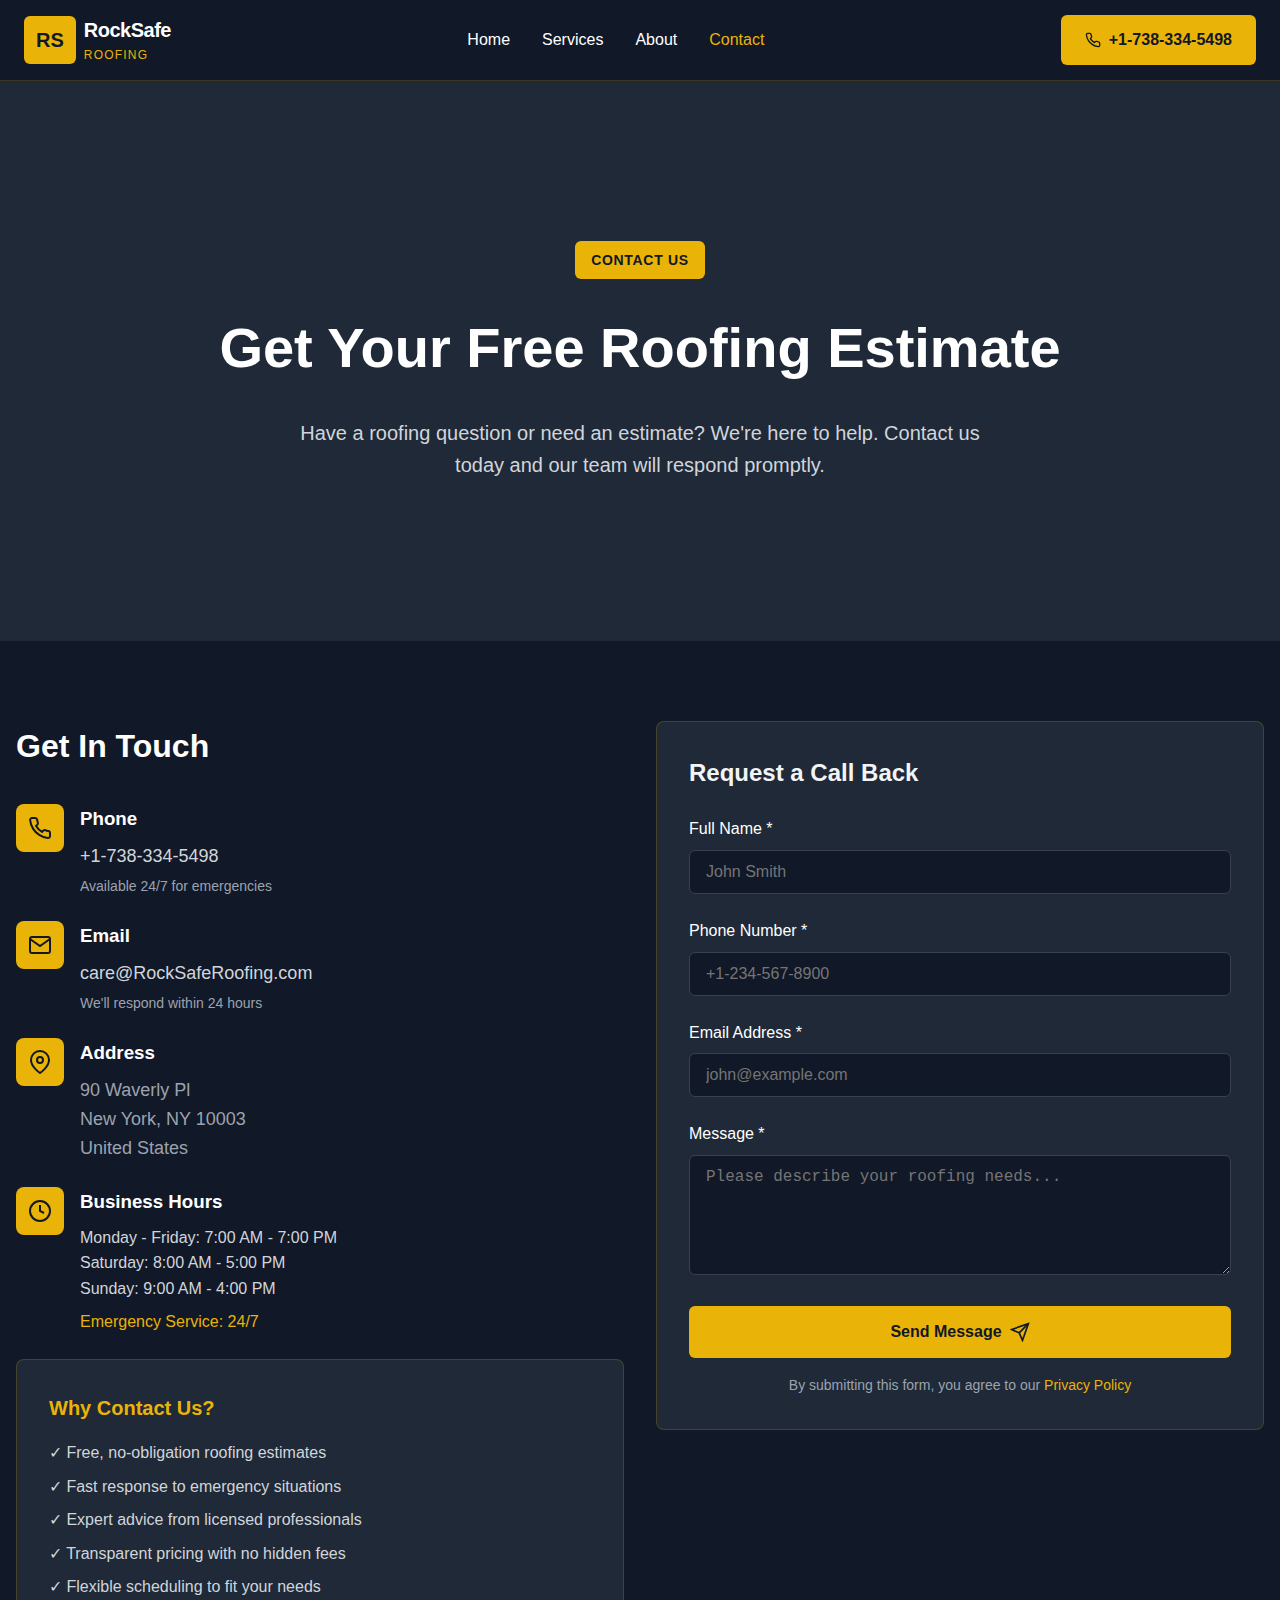
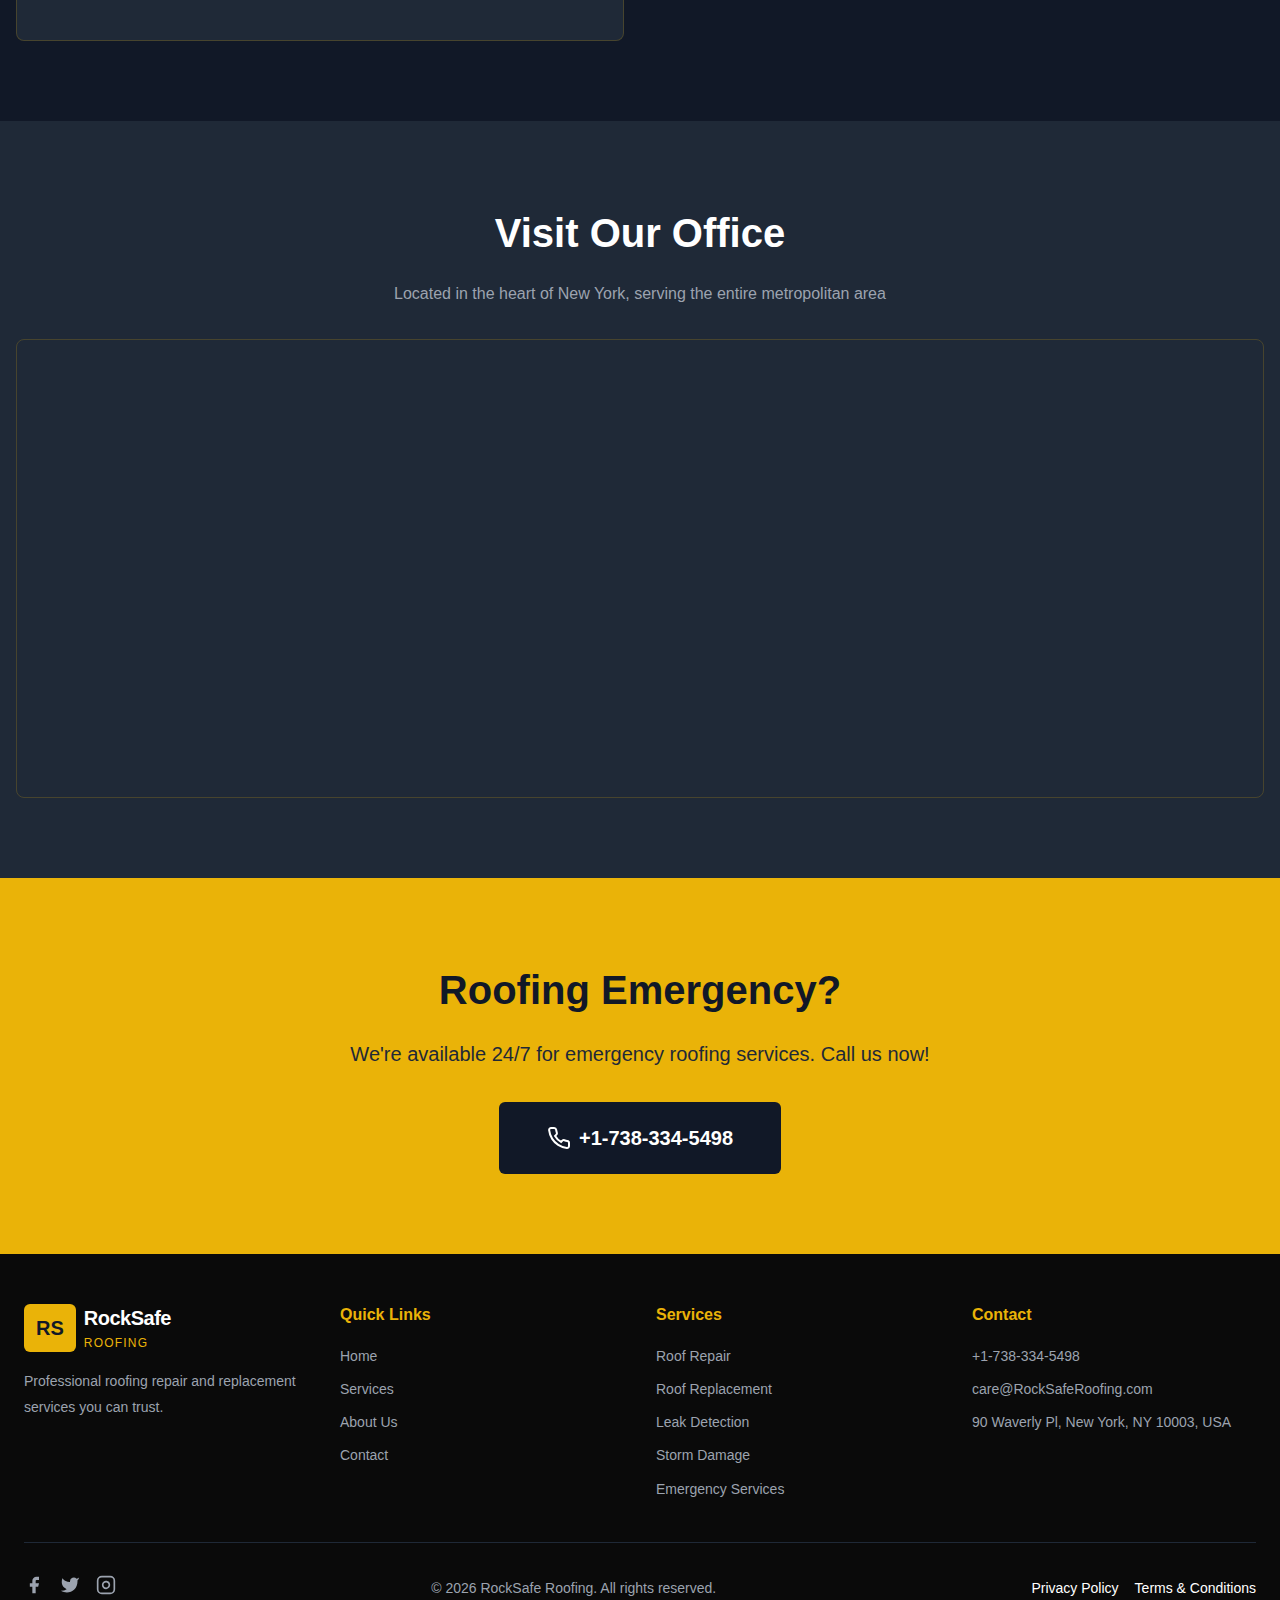
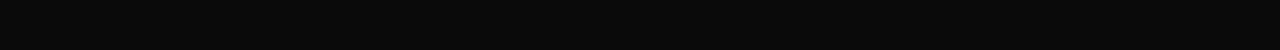
<file: contact.html>
<!DOCTYPE html>
<html lang="en">
<head>
  <meta charset="UTF-8">
  <meta name="viewport" content="width=device-width, initial-scale=1.0">
  <meta name="description" content="Contact RockSafe Roofing for professional roofing services in New York. Call us at +1-738-334-5498 or fill out our contact form for a free estimate.">
  <title>Contact Us - RockSafe Roofing</title>
  <link rel="stylesheet" href="styles.css">
</head>
<body>
  <!-- Header (same as index.html) -->
  <header class="header">
    <div class="header-container">
      <a href="index.html" class="logo">
        <div class="logo-icon">RS</div>
        <div class="logo-text">
          <div class="logo-main">RockSafe</div>
          <div class="logo-sub">ROOFING</div>
        </div>
      </a>

      <nav class="nav-desktop">
        <a href="index.html">Home</a>
        <a href="services.html">Services</a>
        <a href="about.html">About</a>
        <a href="contact.html">Contact</a>
      </nav>

      <a href="tel:+17383345498" class="cta-phone">
        <svg width="16" height="16" viewBox="0 0 24 24" fill="none" stroke="currentColor" stroke-width="2">
          <path d="M22 16.92v3a2 2 0 0 1-2.18 2 19.79 19.79 0 0 1-8.63-3.07 19.5 19.5 0 0 1-6-6 19.79 19.79 0 0 1-3.07-8.67A2 2 0 0 1 4.11 2h3a2 2 0 0 1 2 1.72 12.84 12.84 0 0 0 .7 2.81 2 2 0 0 1-.45 2.11L8.09 9.91a16 16 0 0 0 6 6l1.27-1.27a2 2 0 0 1 2.11-.45 12.84 12.84 0 0 0 2.81.7A2 2 0 0 1 22 16.92z"></path>
        </svg>
        <span>+1-738-334-5498</span>
      </a>

      <button class="mobile-menu-btn" id="mobile-menu-btn" aria-label="Toggle menu">
        <svg id="menu-icon" width="24" height="24" viewBox="0 0 24 24" fill="none" stroke="currentColor" stroke-width="2">
          <line x1="3" y1="12" x2="21" y2="12"></line>
          <line x1="3" y1="6" x2="21" y2="6"></line>
          <line x1="3" y1="18" x2="21" y2="18"></line>
        </svg>
        <svg id="close-icon" style="display: none;" width="24" height="24" viewBox="0 0 24 24" fill="none" stroke="currentColor" stroke-width="2">
          <line x1="18" y1="6" x2="6" y2="18"></line>
          <line x1="6" y1="6" x2="18" y2="18"></line>
        </svg>
      </button>
    </div>

    <div class="mobile-menu" id="mobile-menu">
      <div class="header-container" style="flex-direction: column; height: auto; gap: 0;">
        <a href="index.html">Home</a>
        <a href="services.html">Services</a>
        <a href="about.html">About</a>
        <a href="contact.html">Contact</a>
        <a href="tel:+17383345498" class="cta-phone">
          <svg width="16" height="16" viewBox="0 0 24 24" fill="none" stroke="currentColor" stroke-width="2">
            <path d="M22 16.92v3a2 2 0 0 1-2.18 2 19.79 19.79 0 0 1-8.63-3.07 19.5 19.5 0 0 1-6-6 19.79 19.79 0 0 1-3.07-8.67A2 2 0 0 1 4.11 2h3a2 2 0 0 1 2 1.72 12.84 12.84 0 0 0 .7 2.81 2 2 0 0 1-.45 2.11L8.09 9.91a16 16 0 0 0 6 6l1.27-1.27a2 2 0 0 1 2.11-.45 12.84 12.84 0 0 0 2.81.7A2 2 0 0 1 22 16.92z"></path>
          </svg>
          <span>+1-738-334-5498</span>
        </a>
      </div>
    </div>
  </header>

  <main>
    <!-- Hero Section -->
    <section class="section section-darker">
      <div class="container text-center" style="padding: 5rem 1.5rem;">
        <div class="hero-badge">Contact Us</div>
        <h1 class="section-title" style="font-size: 3.5rem; margin-bottom: 1.5rem;">Get Your Free Roofing Estimate</h1>
        <p style="font-size: 1.25rem; color: var(--gray-300); max-width: 700px; margin: 0 auto;">
          Have a roofing question or need an estimate? We're here to help. Contact us today and our team will respond promptly.
        </p>
      </div>
    </section>

    <!-- Contact Info & Form Section -->
    <section class="section section-dark">
      <div class="container">
        <div class="grid grid-2">
          <!-- Contact Information -->
          <div>
            <h2 style="color: var(--white); font-size: 2rem; margin-bottom: 2rem;">Get In Touch</h2>

            <div class="contact-info-item">
              <div class="contact-icon">
                <svg width="24" height="24" viewBox="0 0 24 24" fill="none" stroke="currentColor" stroke-width="2">
                  <path d="M22 16.92v3a2 2 0 0 1-2.18 2 19.79 19.79 0 0 1-8.63-3.07 19.5 19.5 0 0 1-6-6 19.79 19.79 0 0 1-3.07-8.67A2 2 0 0 1 4.11 2h3a2 2 0 0 1 2 1.72 12.84 12.84 0 0 0 .7 2.81 2 2 0 0 1-.45 2.11L8.09 9.91a16 16 0 0 0 6 6l1.27-1.27a2 2 0 0 1 2.11-.45 12.84 12.84 0 0 0 2.81.7A2 2 0 0 1 22 16.92z"></path>
                </svg>
              </div>
              <div class="contact-details">
                <h3>Phone</h3>
                <a href="tel:+17383345498">+1-738-334-5498</a>
                <p>Available 24/7 for emergencies</p>
              </div>
            </div>

            <div class="contact-info-item">
              <div class="contact-icon">
                <svg width="24" height="24" viewBox="0 0 24 24" fill="none" stroke="currentColor" stroke-width="2">
                  <path d="M4 4h16c1.1 0 2 .9 2 2v12c0 1.1-.9 2-2 2H4c-1.1 0-2-.9-2-2V6c0-1.1.9-2 2-2z"></path>
                  <polyline points="22,6 12,13 2,6"></polyline>
                </svg>
              </div>
              <div class="contact-details">
                <h3>Email</h3>
                <a href="mailto:care@RockSafeRoofing.com">care@RockSafeRoofing.com</a>
                <p>We'll respond within 24 hours</p>
              </div>
            </div>

            <div class="contact-info-item">
              <div class="contact-icon">
                <svg width="24" height="24" viewBox="0 0 24 24" fill="none" stroke="currentColor" stroke-width="2">
                  <path d="M21 10c0 7-9 13-9 13s-9-6-9-13a9 9 0 0 1 18 0z"></path>
                  <circle cx="12" cy="10" r="3"></circle>
                </svg>
              </div>
              <div class="contact-details">
                <h3>Address</h3>
                <p style="font-size: 1.125rem; margin-top: 0;">
                  90 Waverly Pl<br>
                  New York, NY 10003<br>
                  United States
                </p>
              </div>
            </div>

            <div class="contact-info-item">
              <div class="contact-icon">
                <svg width="24" height="24" viewBox="0 0 24 24" fill="none" stroke="currentColor" stroke-width="2">
                  <circle cx="12" cy="12" r="10"></circle>
                  <polyline points="12 6 12 12 16 14"></polyline>
                </svg>
              </div>
              <div class="contact-details">
                <h3>Business Hours</h3>
                <p style="color: var(--gray-300); font-size: 1rem; margin-top: 0;">
                  Monday - Friday: 7:00 AM - 7:00 PM<br>
                  Saturday: 8:00 AM - 5:00 PM<br>
                  Sunday: 9:00 AM - 4:00 PM<br>
                  <span style="color: var(--yellow-500); margin-top: 0.5rem; display: inline-block;">Emergency Service: 24/7</span>
                </p>
              </div>
            </div>

            <div class="card">
              <h3 style="color: var(--yellow-500); margin-bottom: 1rem;">Why Contact Us?</h3>
              <ul style="list-style: none; padding: 0;">
                <li style="color: var(--gray-300); margin-bottom: 0.5rem;">✓ Free, no-obligation roofing estimates</li>
                <li style="color: var(--gray-300); margin-bottom: 0.5rem;">✓ Fast response to emergency situations</li>
                <li style="color: var(--gray-300); margin-bottom: 0.5rem;">✓ Expert advice from licensed professionals</li>
                <li style="color: var(--gray-300); margin-bottom: 0.5rem;">✓ Transparent pricing with no hidden fees</li>
                <li style="color: var(--gray-300); margin-bottom: 0.5rem;">✓ Flexible scheduling to fit your needs</li>
              </ul>
            </div>
          </div>

          <!-- Contact Form -->
          <div>
            <div class="contact-form">
              <h2 style="font-size: 1.5rem; margin-bottom: 1.5rem;">Request a Call Back</h2>

              <div id="success-message" class="success-message hidden">
                Thank you! We've received your message and will contact you soon.
              </div>

              <form id="contact-form">
                <div class="form-group">
                  <label for="name">Full Name *</label>
                  <input type="text" id="name" name="name" required placeholder="John Smith">
                </div>

                <div class="form-group">
                  <label for="phone">Phone Number *</label>
                  <input type="tel" id="phone" name="phone" required placeholder="+1-234-567-8900">
                </div>

                <div class="form-group">
                  <label for="email">Email Address *</label>
                  <input type="email" id="email" name="email" required placeholder="john@example.com">
                </div>

                <div class="form-group">
                  <label for="message">Message *</label>
                  <textarea id="message" name="message" required rows="5" placeholder="Please describe your roofing needs..."></textarea>
                </div>

                <button type="submit" class="btn btn-primary" style="width: 100%;">
                  <span>Send Message</span>
                  <svg width="20" height="20" viewBox="0 0 24 24" fill="none" stroke="currentColor" stroke-width="2">
                    <line x1="22" y1="2" x2="11" y2="13"></line>
                    <polygon points="22 2 15 22 11 13 2 9 22 2"></polygon>
                  </svg>
                </button>

                <p style="color: var(--gray-400); font-size: 0.875rem; text-align: center; margin-top: 1rem;">
                  By submitting this form, you agree to our <a href="privacy.html" style="color: var(--yellow-500);">Privacy Policy</a>
                </p>
              </form>
            </div>
          </div>
        </div>
      </div>
    </section>

    <!-- Map Section -->
    <section class="section section-darker">
      <div class="container">
        <div class="text-center mb-8">
          <h2 class="section-title">Visit Our Office</h2>
          <p class="section-description">Located in the heart of New York, serving the entire metropolitan area</p>
        </div>

        <div class="map-container">
          <iframe
            src="https://www.google.com/maps/embed?pb=!1m18!1m12!1m3!1d3023.7137891520634!2d-73.99713668459407!3d40.73118197932867!2m3!1f0!2f0!3f0!3m2!1i1024!2i768!4f13.1!3m3!1m2!1s0x89c259917e684a0f%3A0x3b51df6e509a734d!2s90%20Waverly%20Pl%2C%20New%20York%2C%20NY%2010003!5e0!3m2!1sen!2sus!4v1622645432104!5m2!1sen!2sus"
            width="100%"
            height="450"
            style="border: 0;"
            allowfullscreen
            loading="lazy"
            title="RockSafe Roofing Location"
          ></iframe>
        </div>
      </div>
    </section>

    <!-- Emergency CTA -->
    <section class="section section-yellow">
      <div class="container text-center">
        <h2 class="section-title" style="font-size: 2.5rem; margin-bottom: 1rem;">Roofing Emergency?</h2>
        <p style="color: var(--gray-800); font-size: 1.25rem; margin-bottom: 2rem;">
          We're available 24/7 for emergency roofing services. Call us now!
        </p>
        <a href="tel:+17383345498" class="btn" style="background-color: var(--gray-900); color: var(--white); font-size: 1.25rem; padding: 1.25rem 3rem;">
          <svg width="24" height="24" viewBox="0 0 24 24" fill="none" stroke="currentColor" stroke-width="2">
            <path d="M22 16.92v3a2 2 0 0 1-2.18 2 19.79 19.79 0 0 1-8.63-3.07 19.5 19.5 0 0 1-6-6 19.79 19.79 0 0 1-3.07-8.67A2 2 0 0 1 4.11 2h3a2 2 0 0 1 2 1.72 12.84 12.84 0 0 0 .7 2.81 2 2 0 0 1-.45 2.11L8.09 9.91a16 16 0 0 0 6 6l1.27-1.27a2 2 0 0 1 2.11-.45 12.84 12.84 0 0 0 2.81.7A2 2 0 0 1 22 16.92z"></path>
          </svg>
          <span>+1-738-334-5498</span>
        </a>
      </div>
    </section>
  </main>

  <!-- Footer (same as index.html) -->
  <footer class="footer">
    <div class="footer-container">
      <div class="footer-grid">
        <div class="footer-column">
          <div class="logo" style="margin-bottom: 1rem;">
            <div class="logo-icon">RS</div>
            <div class="logo-text">
              <div class="logo-main">RockSafe</div>
              <div class="logo-sub">ROOFING</div>
            </div>
          </div>
          <p>Professional roofing repair and replacement services you can trust.</p>
        </div>

        <div class="footer-column">
          <h3>Quick Links</h3>
          <ul>
            <li><a href="index.html">Home</a></li>
            <li><a href="services.html">Services</a></li>
            <li><a href="about.html">About Us</a></li>
            <li><a href="contact.html">Contact</a></li>
          </ul>
        </div>

        <div class="footer-column">
          <h3>Services</h3>
          <ul>
            <li>Roof Repair</li>
            <li>Roof Replacement</li>
            <li>Leak Detection</li>
            <li>Storm Damage</li>
            <li>Emergency Services</li>
          </ul>
        </div>

        <div class="footer-column">
          <h3>Contact</h3>
          <ul>
            <li><a href="tel:+17383345498">+1-738-334-5498</a></li>
            <li><a href="mailto:care@RockSafeRoofing.com">care@RockSafeRoofing.com</a></li>
            <li>90 Waverly Pl, New York, NY 10003, USA</li>
          </ul>
        </div>
      </div>

      <div class="footer-bottom">
        <div class="social-links">
          <a href="#" aria-label="Facebook">
            <svg width="20" height="20" viewBox="0 0 24 24" fill="currentColor">
              <path d="M18 2h-3a5 5 0 0 0-5 5v3H7v4h3v8h4v-8h3l1-4h-4V7a1 1 0 0 1 1-1h3z"></path>
            </svg>
          </a>
          <a href="#" aria-label="Twitter">
            <svg width="20" height="20" viewBox="0 0 24 24" fill="currentColor">
              <path d="M23 3a10.9 10.9 0 0 1-3.14 1.53 4.48 4.48 0 0 0-7.86 3v1A10.66 10.66 0 0 1 3 4s-4 9 5 13a11.64 11.64 0 0 1-7 2c9 5 20 0 20-11.5a4.5 4.5 0 0 0-.08-.83A7.72 7.72 0 0 0 23 3z"></path>
            </svg>
          </a>
          <a href="#" aria-label="Instagram">
            <svg width="20" height="20" viewBox="0 0 24 24" fill="none" stroke="currentColor" stroke-width="2">
              <rect x="2" y="2" width="20" height="20" rx="5" ry="5"></rect>
              <path d="M16 11.37A4 4 0 1 1 12.63 8 4 4 0 0 1 16 11.37z"></path>
              <line x1="17.5" y1="6.5" x2="17.51" y2="6.5"></line>
            </svg>
          </a>
        </div>

        <div class="copyright">© <span id="current-year">2026</span> RockSafe Roofing. All rights reserved.</div>

        <div class="footer-links">
          <a href="privacy.html">Privacy Policy</a>
          <a href="terms.html">Terms & Conditions</a>
        </div>
      </div>
    </div>
  </footer>

  <script src="script.js"></script>
</body>
</html>
</file>
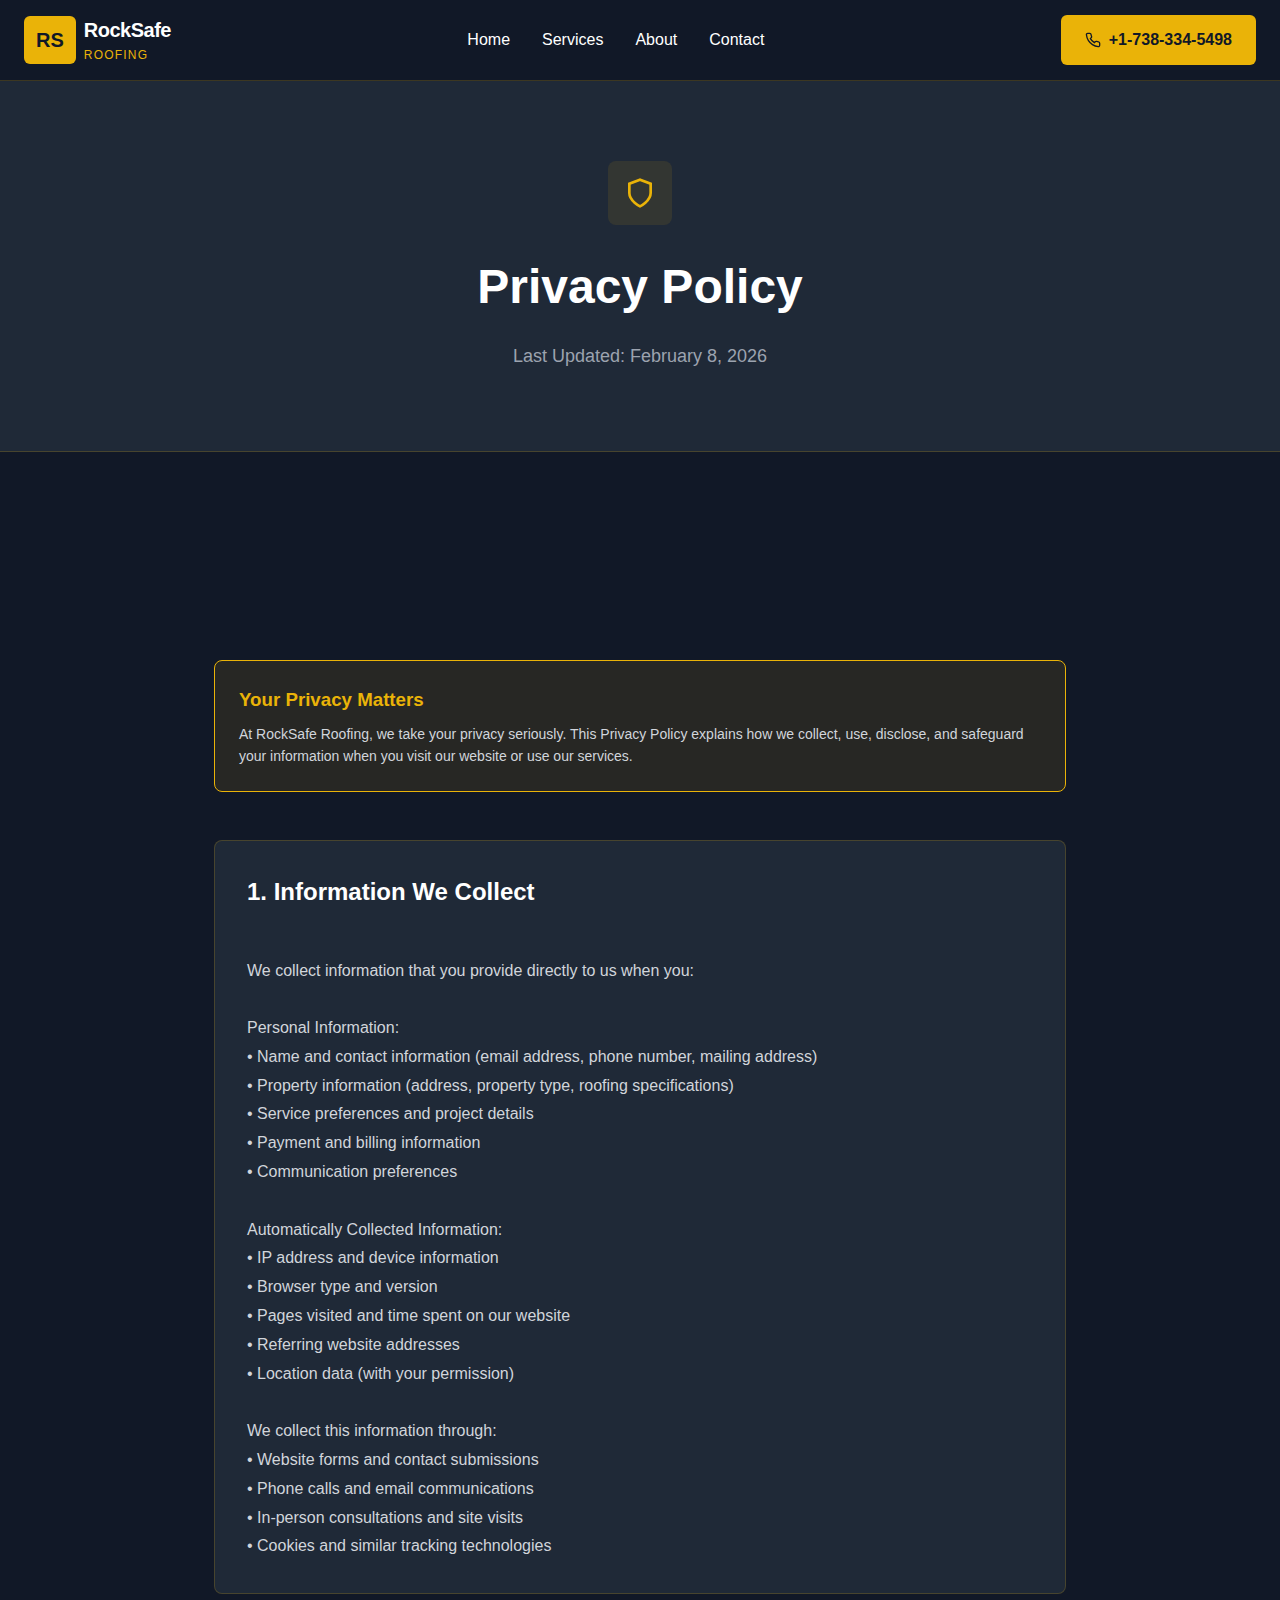
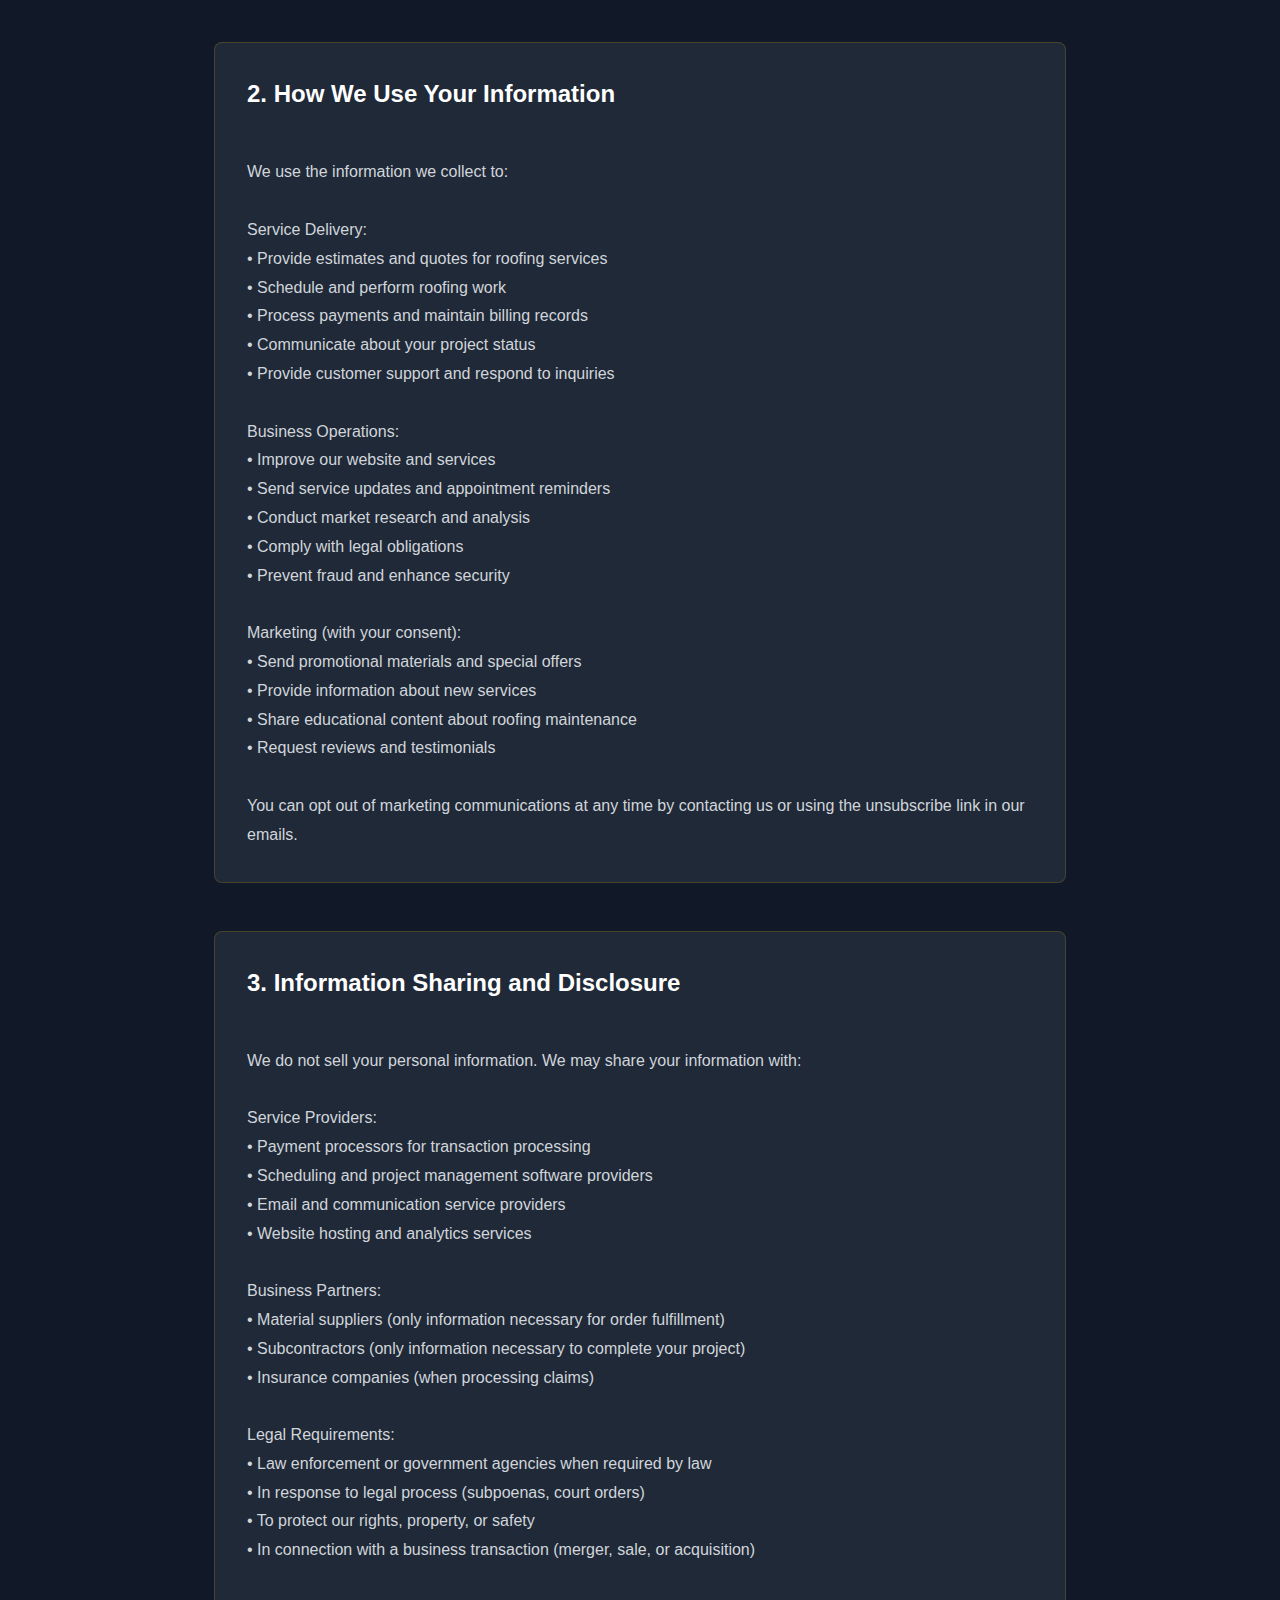
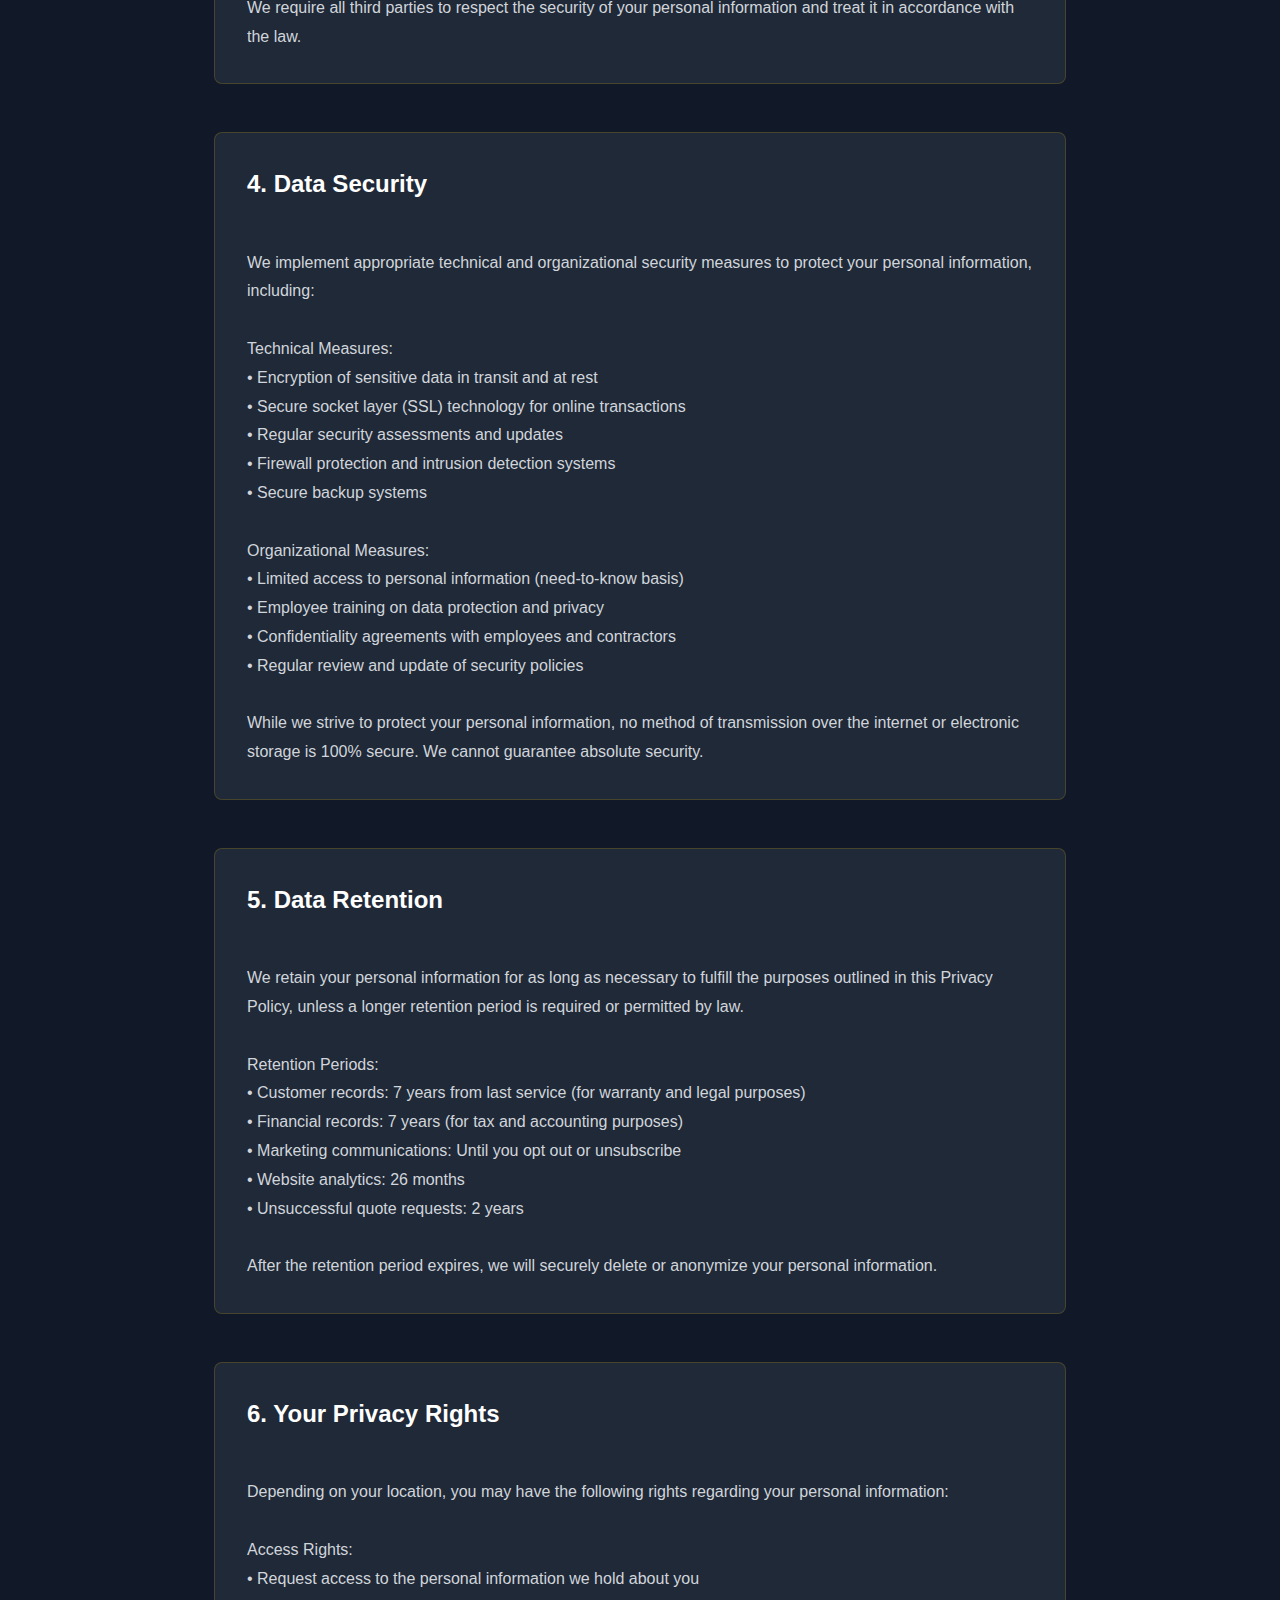
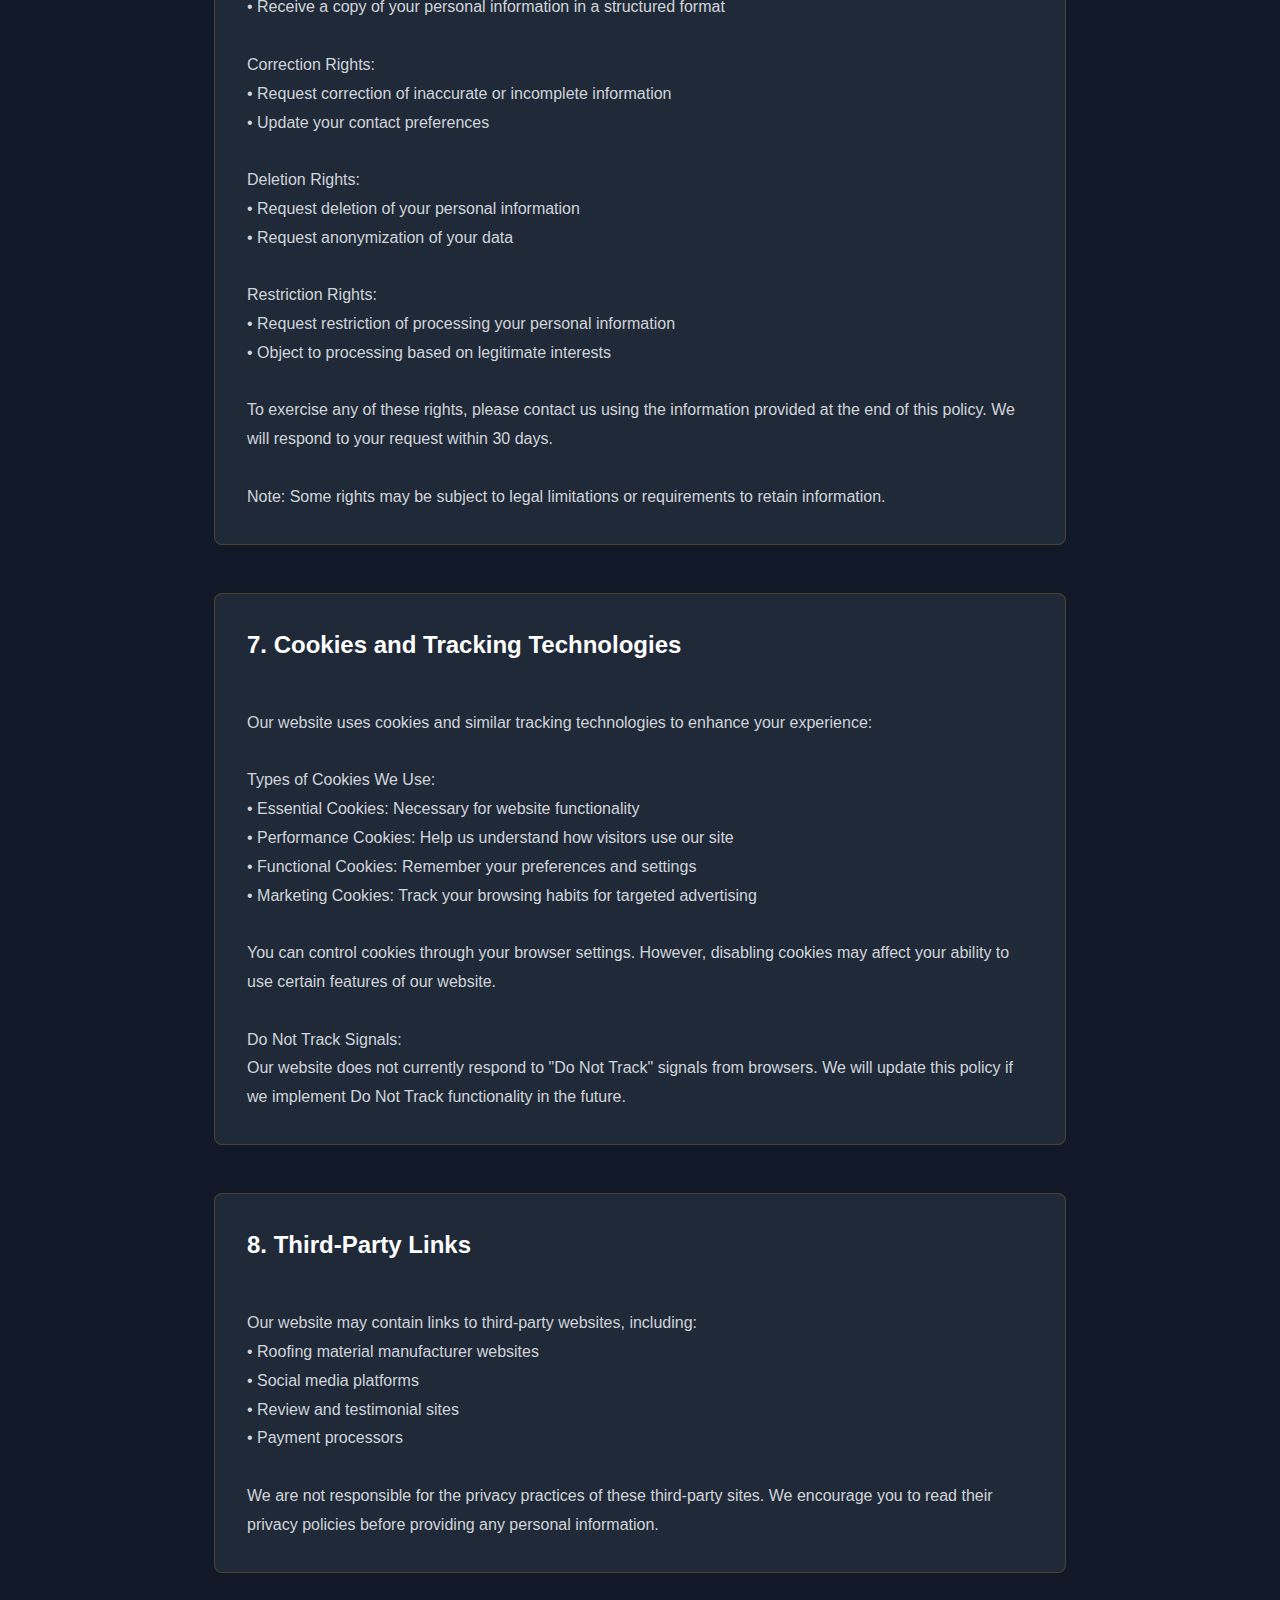
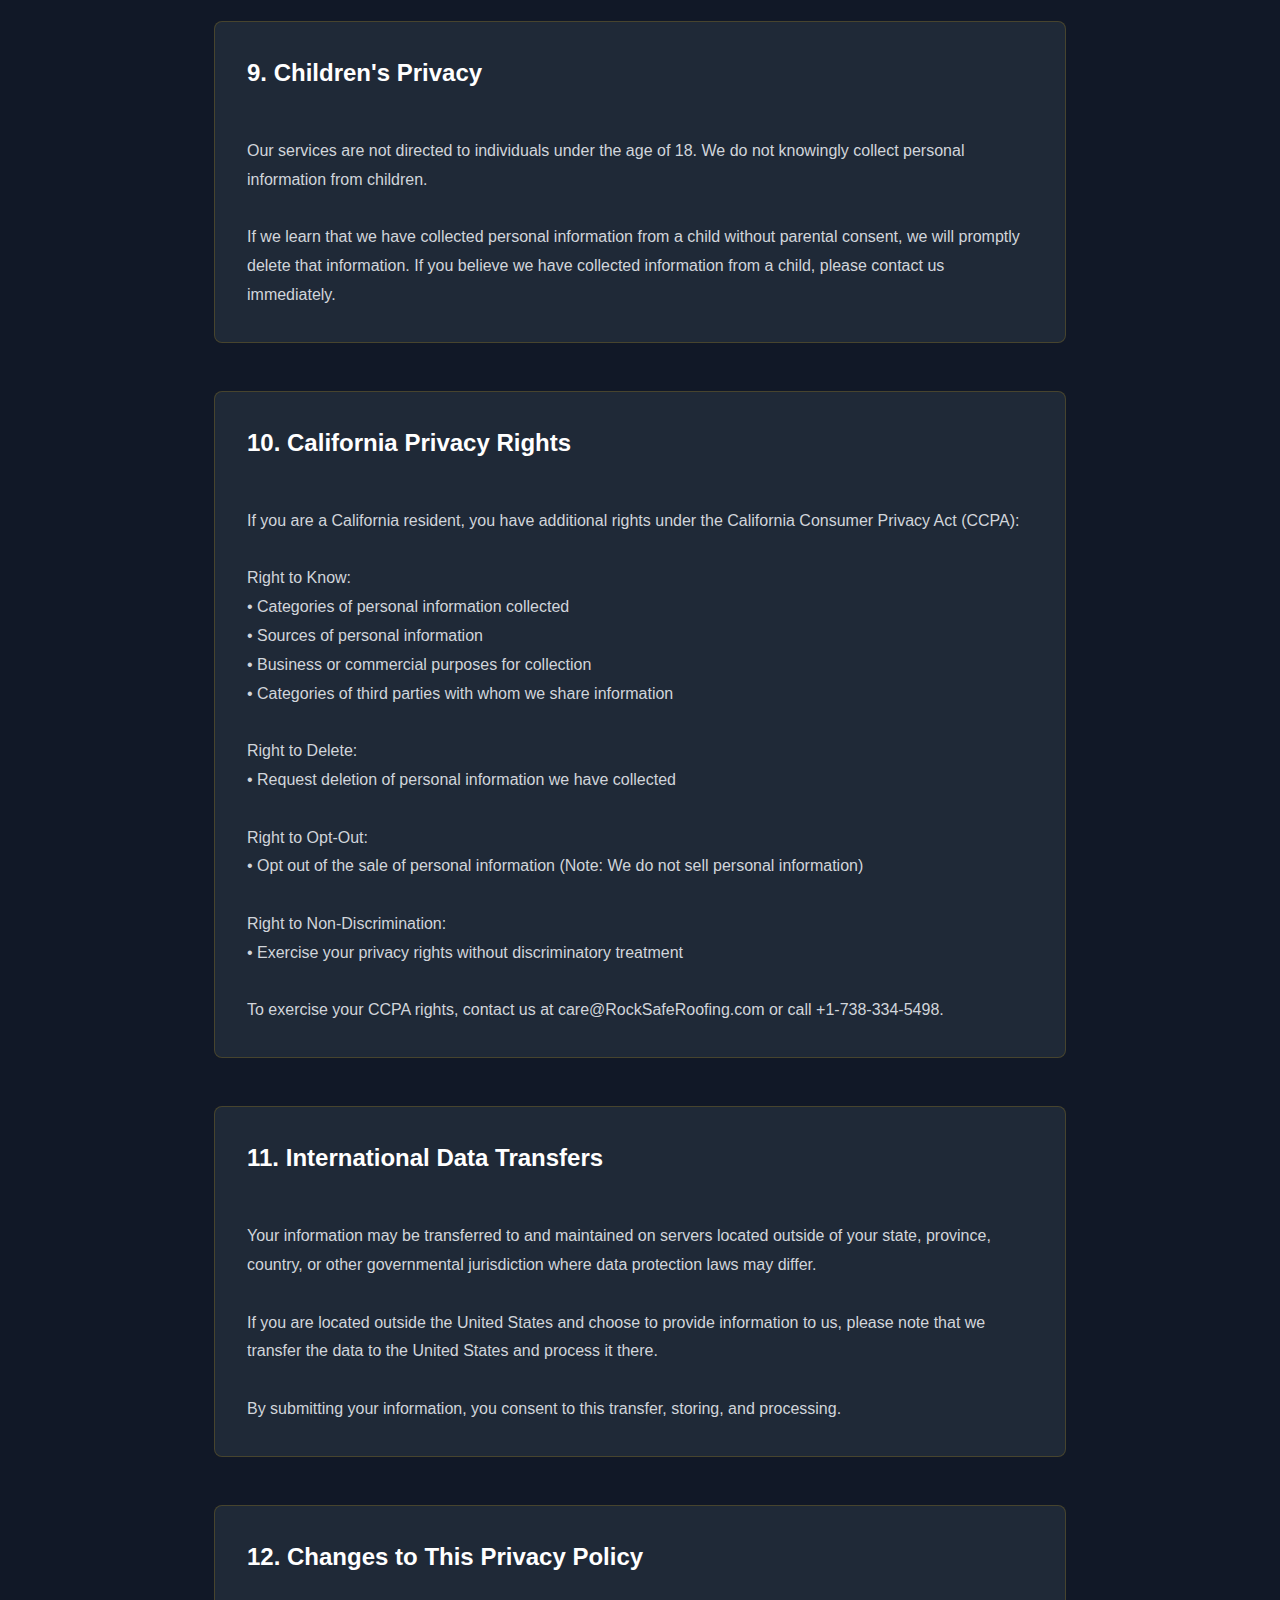
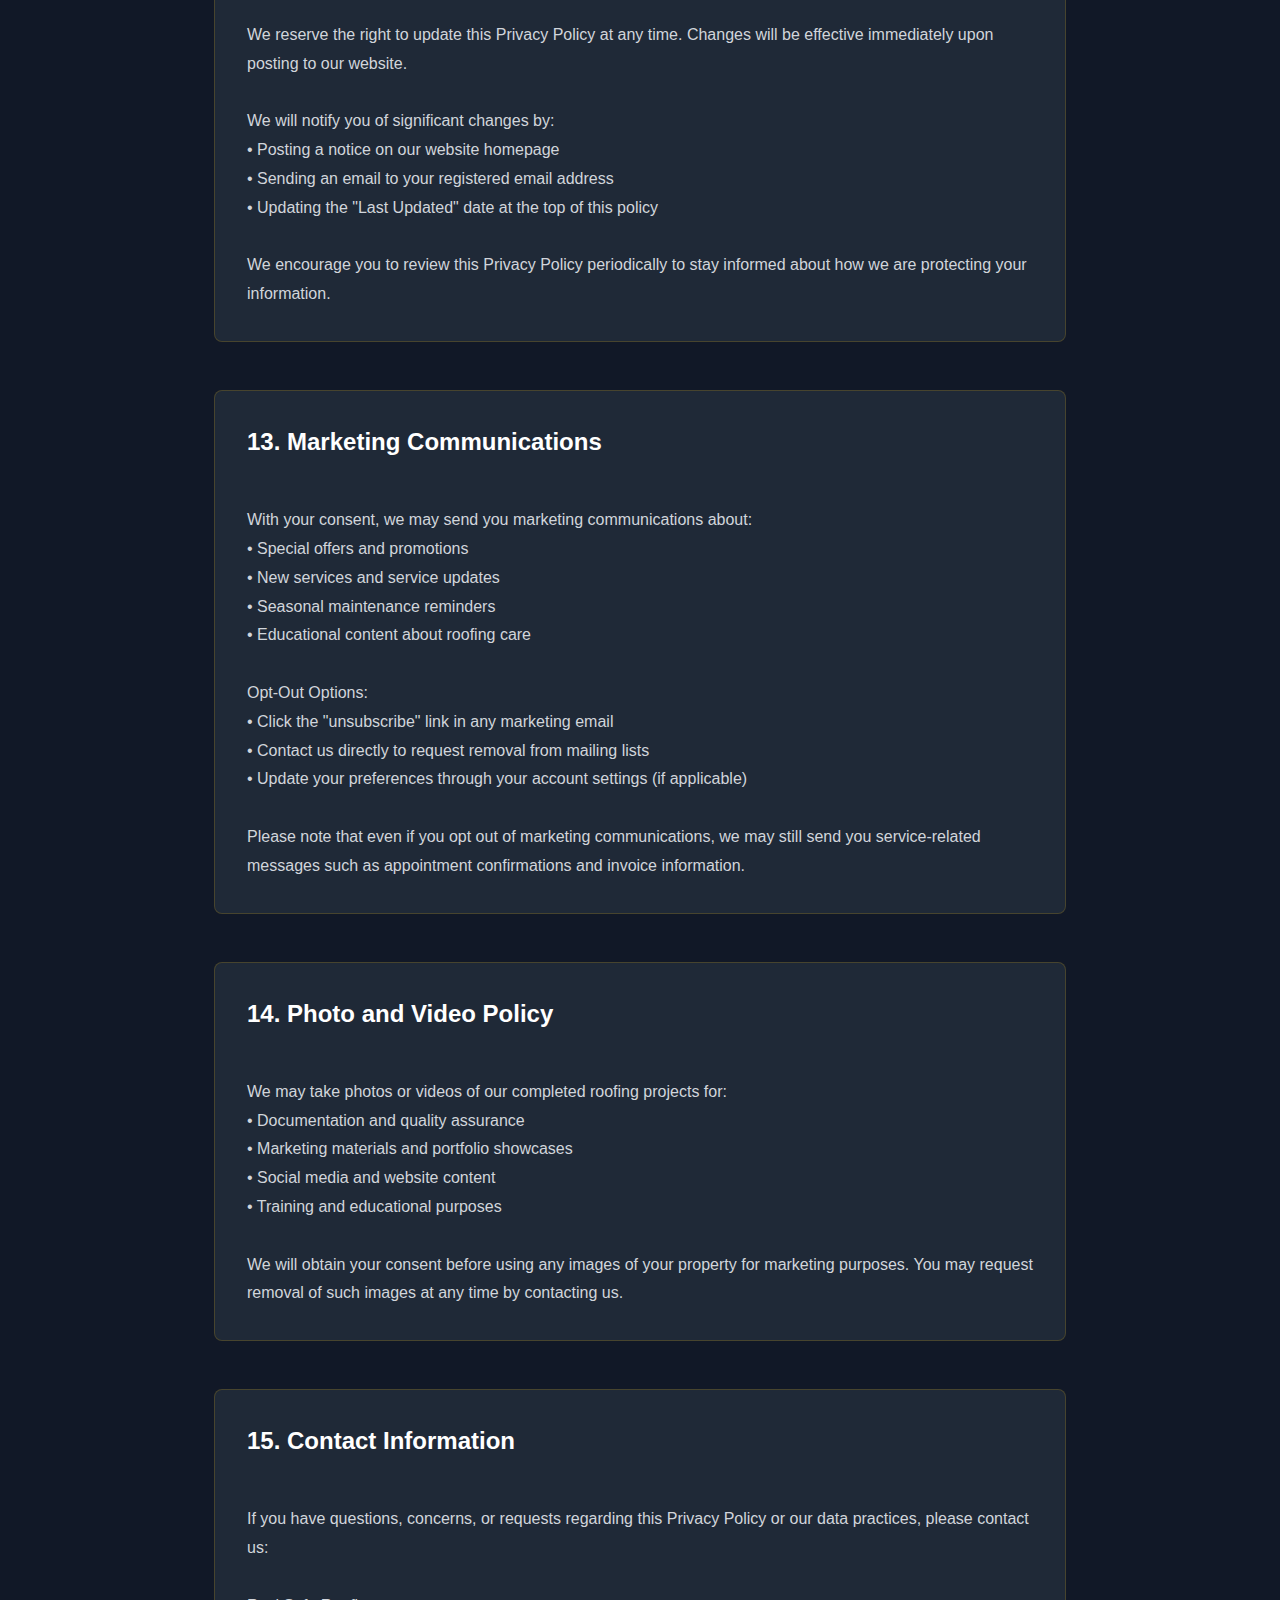
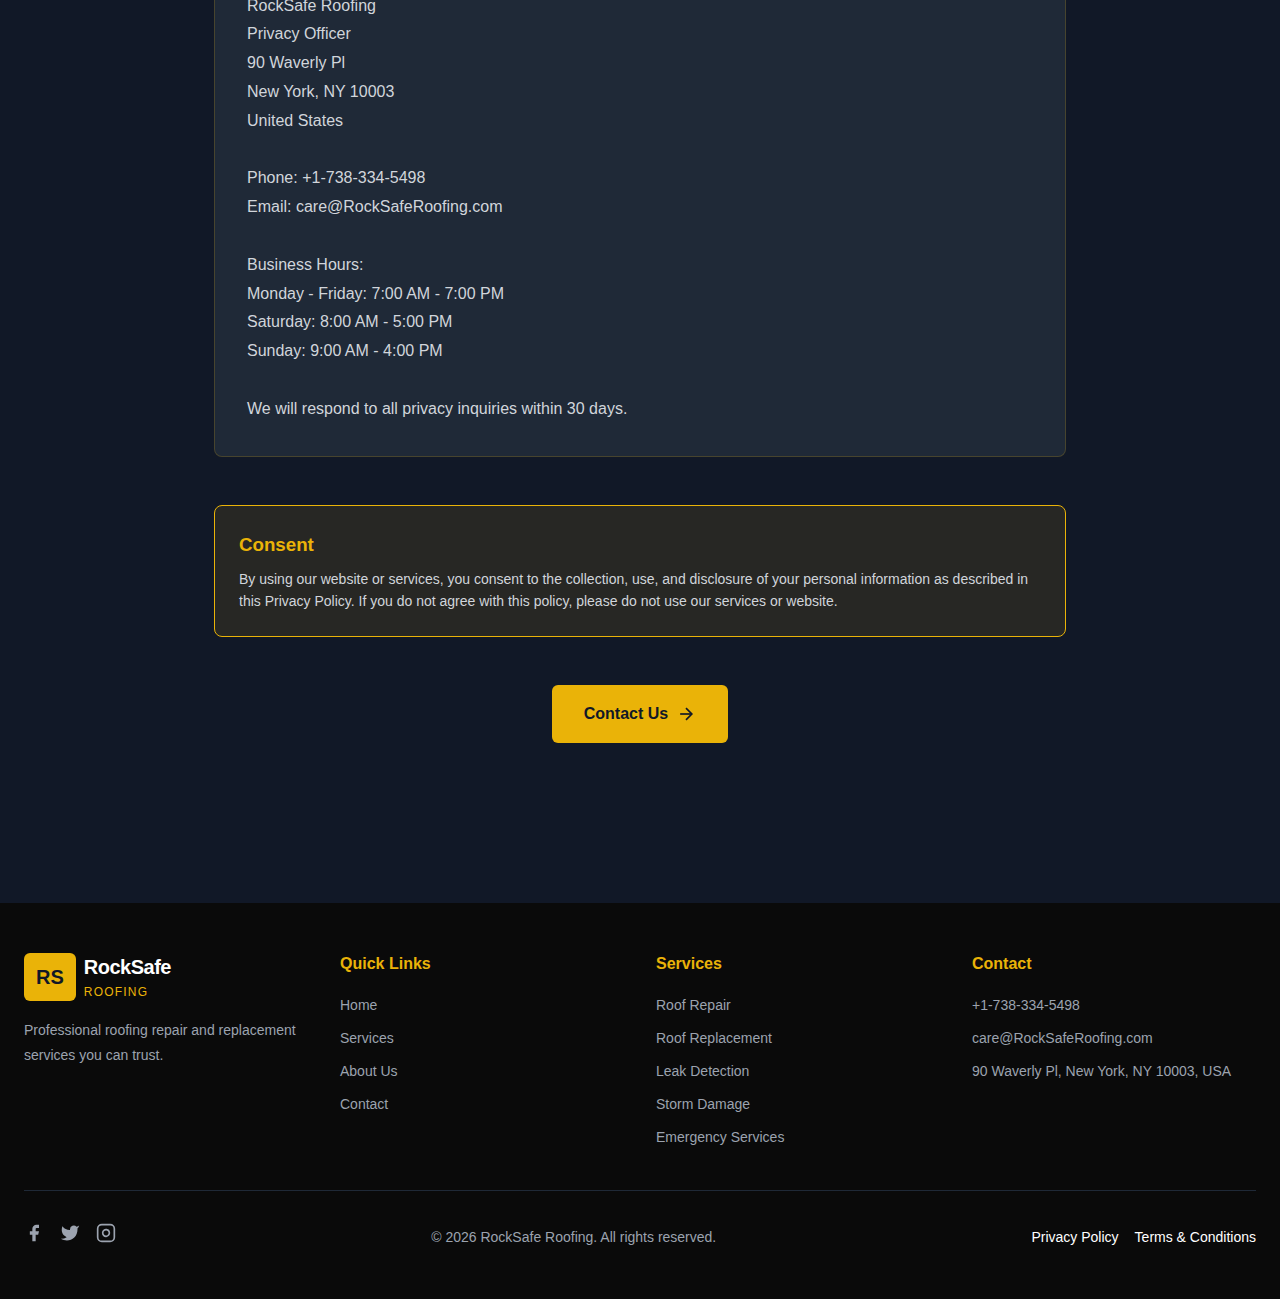
<file: privacy.html>
<!DOCTYPE html>
<html lang="en">
<head>
  <meta charset="UTF-8">
  <meta name="viewport" content="width=device-width, initial-scale=1.0">
  <meta name="description" content="Privacy Policy for RockSafe Roofing. Learn how we collect, use, and protect your personal information.">
  <title>Privacy Policy - RockSafe Roofing</title>
  <link rel="stylesheet" href="styles.css">
</head>
<body>
  <!-- Header -->
  <header class="header">
    <div class="header-container">
      <a href="index.html" class="logo">
        <div class="logo-icon">RS</div>
        <div class="logo-text">
          <div class="logo-main">RockSafe</div>
          <div class="logo-sub">ROOFING</div>
        </div>
      </a>

      <nav class="nav-desktop">
        <a href="index.html">Home</a>
        <a href="services.html">Services</a>
        <a href="about.html">About</a>
        <a href="contact.html">Contact</a>
      </nav>

      <a href="tel:+17383345498" class="cta-phone">
        <svg width="16" height="16" viewBox="0 0 24 24" fill="none" stroke="currentColor" stroke-width="2">
          <path d="M22 16.92v3a2 2 0 0 1-2.18 2 19.79 19.79 0 0 1-8.63-3.07 19.5 19.5 0 0 1-6-6 19.79 19.79 0 0 1-3.07-8.67A2 2 0 0 1 4.11 2h3a2 2 0 0 1 2 1.72 12.84 12.84 0 0 0 .7 2.81 2 2 0 0 1-.45 2.11L8.09 9.91a16 16 0 0 0 6 6l1.27-1.27a2 2 0 0 1 2.11-.45 12.84 12.84 0 0 0 2.81.7A2 2 0 0 1 22 16.92z"></path>
        </svg>
        <span>+1-738-334-5498</span>
      </a>

      <button class="mobile-menu-btn" id="mobile-menu-btn" aria-label="Toggle menu">
        <svg id="menu-icon" width="24" height="24" viewBox="0 0 24 24" fill="none" stroke="currentColor" stroke-width="2">
          <line x1="3" y1="12" x2="21" y2="12"></line>
          <line x1="3" y1="6" x2="21" y2="6"></line>
          <line x1="3" y1="18" x2="21" y2="18"></line>
        </svg>
        <svg id="close-icon" style="display: none;" width="24" height="24" viewBox="0 0 24 24" fill="none" stroke="currentColor" stroke-width="2">
          <line x1="18" y1="6" x2="6" y2="18"></line>
          <line x1="6" y1="6" x2="18" y2="18"></line>
        </svg>
      </button>
    </div>

    <div class="mobile-menu" id="mobile-menu">
      <div class="header-container" style="flex-direction: column; height: auto; gap: 0;">
        <a href="index.html">Home</a>
        <a href="services.html">Services</a>
        <a href="about.html">About</a>
        <a href="contact.html">Contact</a>
        <a href="tel:+17383345498" class="cta-phone">
          <svg width="16" height="16" viewBox="0 0 24 24" fill="none" stroke="currentColor" stroke-width="2">
            <path d="M22 16.92v3a2 2 0 0 1-2.18 2 19.79 19.79 0 0 1-8.63-3.07 19.5 19.5 0 0 1-6-6 19.79 19.79 0 0 1-3.07-8.67A2 2 0 0 1 4.11 2h3a2 2 0 0 1 2 1.72 12.84 12.84 0 0 0 .7 2.81 2 2 0 0 1-.45 2.11L8.09 9.91a16 16 0 0 0 6 6l1.27-1.27a2 2 0 0 1 2.11-.45 12.84 12.84 0 0 0 2.81.7A2 2 0 0 1 22 16.92z"></path>
          </svg>
          <span>+1-738-334-5498</span>
        </a>
      </div>
    </div>
  </header>

  <main>
    <!-- Hero Section -->
    <section class="content-hero">
      <div class="container">
        <div class="content-icon">
          <svg width="32" height="32" viewBox="0 0 24 24" fill="none" stroke="currentColor" stroke-width="2">
            <path d="M12 22s8-4 8-10V5l-8-3-8 3v7c0 6 8 10 8 10z"></path>
          </svg>
        </div>
        <h1 style="font-size: 3rem; margin-bottom: 1rem; color: var(--white);">Privacy Policy</h1>
        <p style="color: var(--gray-400); font-size: 1.125rem;">Last Updated: February 8, 2026</p>
      </div>
    </section>

    <!-- Content Sections -->
    <section class="section section-dark">
      <div class="content-container">
        <div class="notice-box">
          <h3>Your Privacy Matters</h3>
          <p>At RockSafe Roofing, we take your privacy seriously. This Privacy Policy explains how we collect, use, disclose, and safeguard your information when you visit our website or use our services.</p>
        </div>

        <div class="content-section">
          <h2>1. Information We Collect</h2>
          <p>
We collect information that you provide directly to us when you:

Personal Information:
• Name and contact information (email address, phone number, mailing address)
• Property information (address, property type, roofing specifications)
• Service preferences and project details
• Payment and billing information
• Communication preferences

Automatically Collected Information:
• IP address and device information
• Browser type and version
• Pages visited and time spent on our website
• Referring website addresses
• Location data (with your permission)

We collect this information through:
• Website forms and contact submissions
• Phone calls and email communications
• In-person consultations and site visits
• Cookies and similar tracking technologies
          </p>
        </div>

        <div class="content-section">
          <h2>2. How We Use Your Information</h2>
          <p>
We use the information we collect to:

Service Delivery:
• Provide estimates and quotes for roofing services
• Schedule and perform roofing work
• Process payments and maintain billing records
• Communicate about your project status
• Provide customer support and respond to inquiries

Business Operations:
• Improve our website and services
• Send service updates and appointment reminders
• Conduct market research and analysis
• Comply with legal obligations
• Prevent fraud and enhance security

Marketing (with your consent):
• Send promotional materials and special offers
• Provide information about new services
• Share educational content about roofing maintenance
• Request reviews and testimonials

You can opt out of marketing communications at any time by contacting us or using the unsubscribe link in our emails.
          </p>
        </div>

        <div class="content-section">
          <h2>3. Information Sharing and Disclosure</h2>
          <p>
We do not sell your personal information. We may share your information with:

Service Providers:
• Payment processors for transaction processing
• Scheduling and project management software providers
• Email and communication service providers
• Website hosting and analytics services

Business Partners:
• Material suppliers (only information necessary for order fulfillment)
• Subcontractors (only information necessary to complete your project)
• Insurance companies (when processing claims)

Legal Requirements:
• Law enforcement or government agencies when required by law
• In response to legal process (subpoenas, court orders)
• To protect our rights, property, or safety
• In connection with a business transaction (merger, sale, or acquisition)

We require all third parties to respect the security of your personal information and treat it in accordance with the law.
          </p>
        </div>

        <div class="content-section">
          <h2>4. Data Security</h2>
          <p>
We implement appropriate technical and organizational security measures to protect your personal information, including:

Technical Measures:
• Encryption of sensitive data in transit and at rest
• Secure socket layer (SSL) technology for online transactions
• Regular security assessments and updates
• Firewall protection and intrusion detection systems
• Secure backup systems

Organizational Measures:
• Limited access to personal information (need-to-know basis)
• Employee training on data protection and privacy
• Confidentiality agreements with employees and contractors
• Regular review and update of security policies

While we strive to protect your personal information, no method of transmission over the internet or electronic storage is 100% secure. We cannot guarantee absolute security.
          </p>
        </div>

        <div class="content-section">
          <h2>5. Data Retention</h2>
          <p>
We retain your personal information for as long as necessary to fulfill the purposes outlined in this Privacy Policy, unless a longer retention period is required or permitted by law.

Retention Periods:
• Customer records: 7 years from last service (for warranty and legal purposes)
• Financial records: 7 years (for tax and accounting purposes)
• Marketing communications: Until you opt out or unsubscribe
• Website analytics: 26 months
• Unsuccessful quote requests: 2 years

After the retention period expires, we will securely delete or anonymize your personal information.
          </p>
        </div>

        <div class="content-section">
          <h2>6. Your Privacy Rights</h2>
          <p>
Depending on your location, you may have the following rights regarding your personal information:

Access Rights:
• Request access to the personal information we hold about you
• Receive a copy of your personal information in a structured format

Correction Rights:
• Request correction of inaccurate or incomplete information
• Update your contact preferences

Deletion Rights:
• Request deletion of your personal information
• Request anonymization of your data

Restriction Rights:
• Request restriction of processing your personal information
• Object to processing based on legitimate interests

To exercise any of these rights, please contact us using the information provided at the end of this policy. We will respond to your request within 30 days.

Note: Some rights may be subject to legal limitations or requirements to retain information.
          </p>
        </div>

        <div class="content-section">
          <h2>7. Cookies and Tracking Technologies</h2>
          <p>
Our website uses cookies and similar tracking technologies to enhance your experience:

Types of Cookies We Use:
• Essential Cookies: Necessary for website functionality
• Performance Cookies: Help us understand how visitors use our site
• Functional Cookies: Remember your preferences and settings
• Marketing Cookies: Track your browsing habits for targeted advertising

You can control cookies through your browser settings. However, disabling cookies may affect your ability to use certain features of our website.

Do Not Track Signals:
Our website does not currently respond to "Do Not Track" signals from browsers. We will update this policy if we implement Do Not Track functionality in the future.
          </p>
        </div>

        <div class="content-section">
          <h2>8. Third-Party Links</h2>
          <p>
Our website may contain links to third-party websites, including:
• Roofing material manufacturer websites
• Social media platforms
• Review and testimonial sites
• Payment processors

We are not responsible for the privacy practices of these third-party sites. We encourage you to read their privacy policies before providing any personal information.
          </p>
        </div>

        <div class="content-section">
          <h2>9. Children's Privacy</h2>
          <p>
Our services are not directed to individuals under the age of 18. We do not knowingly collect personal information from children.

If we learn that we have collected personal information from a child without parental consent, we will promptly delete that information. If you believe we have collected information from a child, please contact us immediately.
          </p>
        </div>

        <div class="content-section">
          <h2>10. California Privacy Rights</h2>
          <p>
If you are a California resident, you have additional rights under the California Consumer Privacy Act (CCPA):

Right to Know:
• Categories of personal information collected
• Sources of personal information
• Business or commercial purposes for collection
• Categories of third parties with whom we share information

Right to Delete:
• Request deletion of personal information we have collected

Right to Opt-Out:
• Opt out of the sale of personal information (Note: We do not sell personal information)

Right to Non-Discrimination:
• Exercise your privacy rights without discriminatory treatment

To exercise your CCPA rights, contact us at care@RockSafeRoofing.com or call +1-738-334-5498.
          </p>
        </div>

        <div class="content-section">
          <h2>11. International Data Transfers</h2>
          <p>
Your information may be transferred to and maintained on servers located outside of your state, province, country, or other governmental jurisdiction where data protection laws may differ.

If you are located outside the United States and choose to provide information to us, please note that we transfer the data to the United States and process it there.

By submitting your information, you consent to this transfer, storing, and processing.
          </p>
        </div>

        <div class="content-section">
          <h2>12. Changes to This Privacy Policy</h2>
          <p>
We reserve the right to update this Privacy Policy at any time. Changes will be effective immediately upon posting to our website.

We will notify you of significant changes by:
• Posting a notice on our website homepage
• Sending an email to your registered email address
• Updating the "Last Updated" date at the top of this policy

We encourage you to review this Privacy Policy periodically to stay informed about how we are protecting your information.
          </p>
        </div>

        <div class="content-section">
          <h2>13. Marketing Communications</h2>
          <p>
With your consent, we may send you marketing communications about:
• Special offers and promotions
• New services and service updates
• Seasonal maintenance reminders
• Educational content about roofing care

Opt-Out Options:
• Click the "unsubscribe" link in any marketing email
• Contact us directly to request removal from mailing lists
• Update your preferences through your account settings (if applicable)

Please note that even if you opt out of marketing communications, we may still send you service-related messages such as appointment confirmations and invoice information.
          </p>
        </div>

        <div class="content-section">
          <h2>14. Photo and Video Policy</h2>
          <p>
We may take photos or videos of our completed roofing projects for:
• Documentation and quality assurance
• Marketing materials and portfolio showcases
• Social media and website content
• Training and educational purposes

We will obtain your consent before using any images of your property for marketing purposes. You may request removal of such images at any time by contacting us.
          </p>
        </div>

        <div class="content-section">
          <h2>15. Contact Information</h2>
          <p>
If you have questions, concerns, or requests regarding this Privacy Policy or our data practices, please contact us:

RockSafe Roofing
Privacy Officer
90 Waverly Pl
New York, NY 10003
United States

Phone: +1-738-334-5498
Email: care@RockSafeRoofing.com

Business Hours:
Monday - Friday: 7:00 AM - 7:00 PM
Saturday: 8:00 AM - 5:00 PM
Sunday: 9:00 AM - 4:00 PM

We will respond to all privacy inquiries within 30 days.
          </p>
        </div>

        <div class="notice-box" style="margin-top: 3rem;">
          <h3>Consent</h3>
          <p>By using our website or services, you consent to the collection, use, and disclosure of your personal information as described in this Privacy Policy. If you do not agree with this policy, please do not use our services or website.</p>
        </div>

        <div class="text-center" style="margin-top: 3rem;">
          <a href="contact.html" class="btn btn-primary">
            <span>Contact Us</span>
            <svg width="20" height="20" viewBox="0 0 24 24" fill="none" stroke="currentColor" stroke-width="2">
              <line x1="5" y1="12" x2="19" y2="12"></line>
              <polyline points="12 5 19 12 12 19"></polyline>
            </svg>
          </a>
        </div>
      </div>
    </section>
  </main>

  <!-- Footer -->
  <footer class="footer">
    <div class="footer-container">
      <div class="footer-grid">
        <div class="footer-column">
          <div class="logo" style="margin-bottom: 1rem;">
            <div class="logo-icon">RS</div>
            <div class="logo-text">
              <div class="logo-main">RockSafe</div>
              <div class="logo-sub">ROOFING</div>
            </div>
          </div>
          <p>Professional roofing repair and replacement services you can trust.</p>
        </div>

        <div class="footer-column">
          <h3>Quick Links</h3>
          <ul>
            <li><a href="index.html">Home</a></li>
            <li><a href="services.html">Services</a></li>
            <li><a href="about.html">About Us</a></li>
            <li><a href="contact.html">Contact</a></li>
          </ul>
        </div>

        <div class="footer-column">
          <h3>Services</h3>
          <ul>
            <li>Roof Repair</li>
            <li>Roof Replacement</li>
            <li>Leak Detection</li>
            <li>Storm Damage</li>
            <li>Emergency Services</li>
          </ul>
        </div>

        <div class="footer-column">
          <h3>Contact</h3>
          <ul>
            <li><a href="tel:+17383345498">+1-738-334-5498</a></li>
            <li><a href="mailto:care@RockSafeRoofing.com">care@RockSafeRoofing.com</a></li>
            <li>90 Waverly Pl, New York, NY 10003, USA</li>
          </ul>
        </div>
      </div>

      <div class="footer-bottom">
        <div class="social-links">
          <a href="#" aria-label="Facebook">
            <svg width="20" height="20" viewBox="0 0 24 24" fill="currentColor">
              <path d="M18 2h-3a5 5 0 0 0-5 5v3H7v4h3v8h4v-8h3l1-4h-4V7a1 1 0 0 1 1-1h3z"></path>
            </svg>
          </a>
          <a href="#" aria-label="Twitter">
            <svg width="20" height="20" viewBox="0 0 24 24" fill="currentColor">
              <path d="M23 3a10.9 10.9 0 0 1-3.14 1.53 4.48 4.48 0 0 0-7.86 3v1A10.66 10.66 0 0 1 3 4s-4 9 5 13a11.64 11.64 0 0 1-7 2c9 5 20 0 20-11.5a4.5 4.5 0 0 0-.08-.83A7.72 7.72 0 0 0 23 3z"></path>
            </svg>
          </a>
          <a href="#" aria-label="Instagram">
            <svg width="20" height="20" viewBox="0 0 24 24" fill="none" stroke="currentColor" stroke-width="2">
              <rect x="2" y="2" width="20" height="20" rx="5" ry="5"></rect>
              <path d="M16 11.37A4 4 0 1 1 12.63 8 4 4 0 0 1 16 11.37z"></path>
              <line x1="17.5" y1="6.5" x2="17.51" y2="6.5"></line>
            </svg>
          </a>
        </div>

        <div class="copyright">© <span id="current-year">2026</span> RockSafe Roofing. All rights reserved.</div>

        <div class="footer-links">
          <a href="privacy.html">Privacy Policy</a>
          <a href="terms.html">Terms & Conditions</a>
        </div>
      </div>
    </div>
  </footer>

  <script src="script.js"></script>
</body>
</html>
</file>
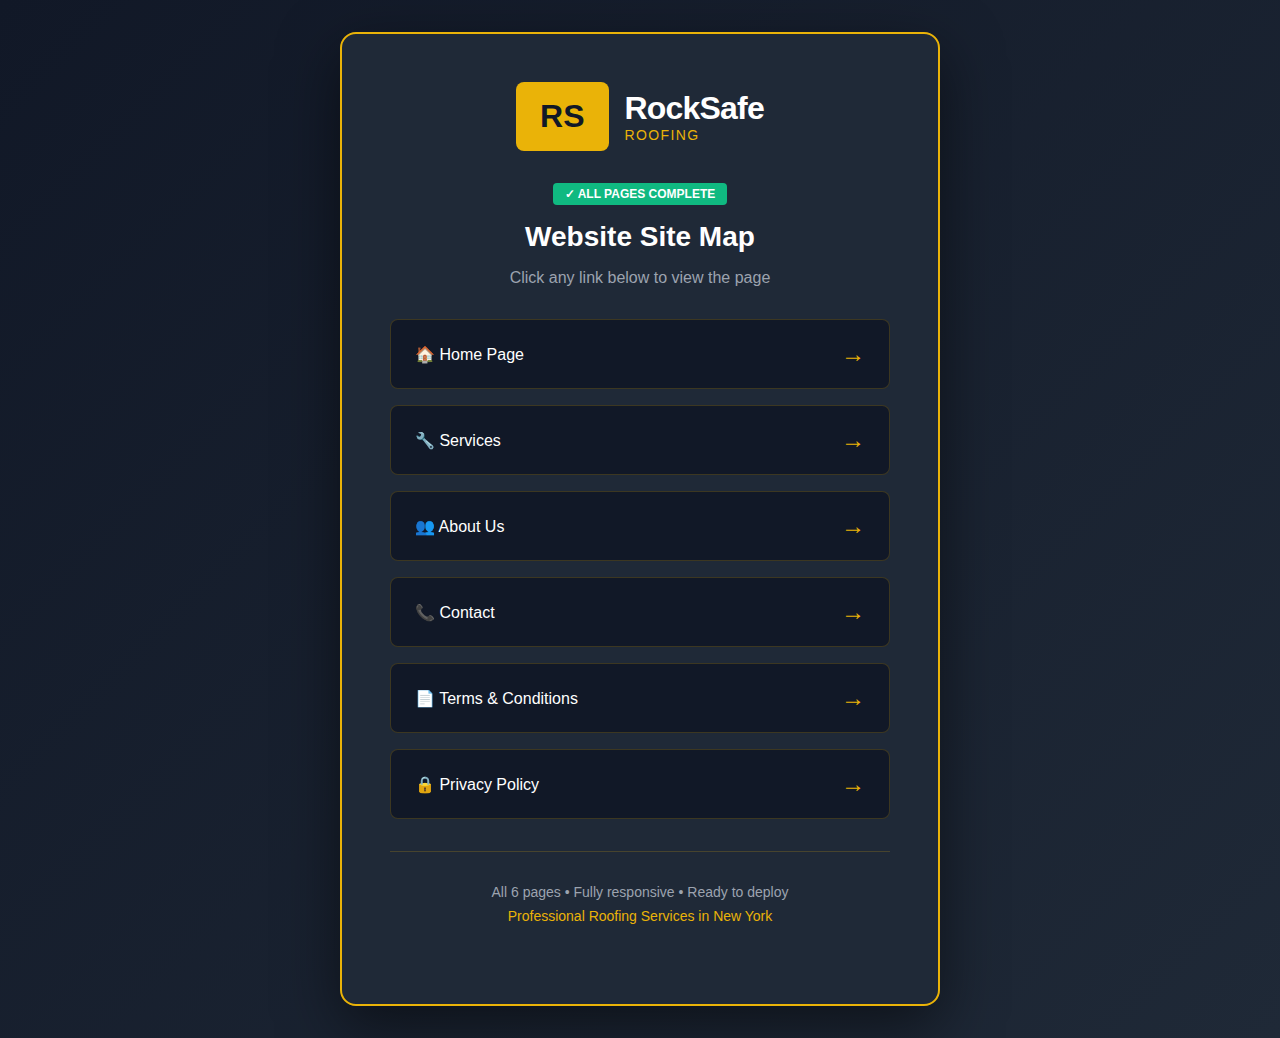
<file: sitemap.html>
<!DOCTYPE html>
<html lang="en">
<head>
  <meta charset="UTF-8">
  <meta name="viewport" content="width=device-width, initial-scale=1.0">
  <title>RockSafe Roofing - Site Map</title>
  <style>
    * {
      margin: 0;
      padding: 0;
      box-sizing: border-box;
    }
    body {
      font-family: -apple-system, BlinkMacSystemFont, 'Segoe UI', Roboto, sans-serif;
      background: linear-gradient(135deg, #111827 0%, #1f2937 100%);
      min-height: 100vh;
      display: flex;
      align-items: center;
      justify-content: center;
      padding: 2rem;
    }
    .container {
      background: #1f2937;
      border: 2px solid #eab308;
      border-radius: 1rem;
      padding: 3rem;
      max-width: 600px;
      width: 100%;
      box-shadow: 0 20px 60px rgba(0, 0, 0, 0.5);
    }
    .logo {
      display: flex;
      align-items: center;
      justify-content: center;
      gap: 1rem;
      margin-bottom: 2rem;
    }
    .logo-icon {
      background: #eab308;
      color: #111827;
      padding: 1rem 1.5rem;
      border-radius: 0.5rem;
      font-weight: 800;
      font-size: 2rem;
    }
    .logo-text {
      text-align: left;
    }
    .logo-main {
      font-weight: 800;
      font-size: 2rem;
      color: #fff;
      letter-spacing: -0.025em;
    }
    .logo-sub {
      color: #eab308;
      font-size: 0.875rem;
      letter-spacing: 0.1em;
    }
    h1 {
      color: #fff;
      text-align: center;
      margin-bottom: 1rem;
      font-size: 1.75rem;
    }
    p {
      color: #9ca3af;
      text-align: center;
      margin-bottom: 2rem;
    }
    .pages {
      list-style: none;
    }
    .pages li {
      margin-bottom: 1rem;
    }
    .pages a {
      display: block;
      background: #111827;
      color: #fff;
      padding: 1.25rem 1.5rem;
      border-radius: 0.5rem;
      text-decoration: none;
      border: 1px solid rgba(234, 179, 8, 0.2);
      transition: all 0.3s;
      display: flex;
      justify-content: space-between;
      align-items: center;
    }
    .pages a:hover {
      background: #0a0a0a;
      border-color: #eab308;
      transform: translateX(5px);
    }
    .arrow {
      color: #eab308;
      font-size: 1.5rem;
    }
    .footer {
      text-align: center;
      margin-top: 2rem;
      padding-top: 2rem;
      border-top: 1px solid rgba(234, 179, 8, 0.2);
      color: #9ca3af;
      font-size: 0.875rem;
    }
    .status {
      display: inline-block;
      background: #10b981;
      color: #fff;
      padding: 0.25rem 0.75rem;
      border-radius: 0.25rem;
      font-size: 0.75rem;
      font-weight: 600;
      margin-bottom: 1rem;
    }
  </style>
</head>
<body>
  <div class="container">
    <div class="logo">
      <div class="logo-icon">RS</div>
      <div class="logo-text">
        <div class="logo-main">RockSafe</div>
        <div class="logo-sub">ROOFING</div>
      </div>
    </div>
    
    <div style="text-align: center;">
      <span class="status">✓ ALL PAGES COMPLETE</span>
    </div>
    
    <h1>Website Site Map</h1>
    <p>Click any link below to view the page</p>
    
    <ul class="pages">
      <li>
        <a href="index.html">
          <span>🏠 Home Page</span>
          <span class="arrow">→</span>
        </a>
      </li>
      <li>
        <a href="services.html">
          <span>🔧 Services</span>
          <span class="arrow">→</span>
        </a>
      </li>
      <li>
        <a href="about.html">
          <span>👥 About Us</span>
          <span class="arrow">→</span>
        </a>
      </li>
      <li>
        <a href="contact.html">
          <span>📞 Contact</span>
          <span class="arrow">→</span>
        </a>
      </li>
      <li>
        <a href="terms.html">
          <span>📄 Terms & Conditions</span>
          <span class="arrow">→</span>
        </a>
      </li>
      <li>
        <a href="privacy.html">
          <span>🔒 Privacy Policy</span>
          <span class="arrow">→</span>
        </a>
      </li>
    </ul>
    
    <div class="footer">
      <p style="margin: 0;">All 6 pages • Fully responsive • Ready to deploy</p>
      <p style="margin-top: 0.5rem; color: #eab308;">Professional Roofing Services in New York</p>
    </div>
  </div>
</body>
</html>
</file>
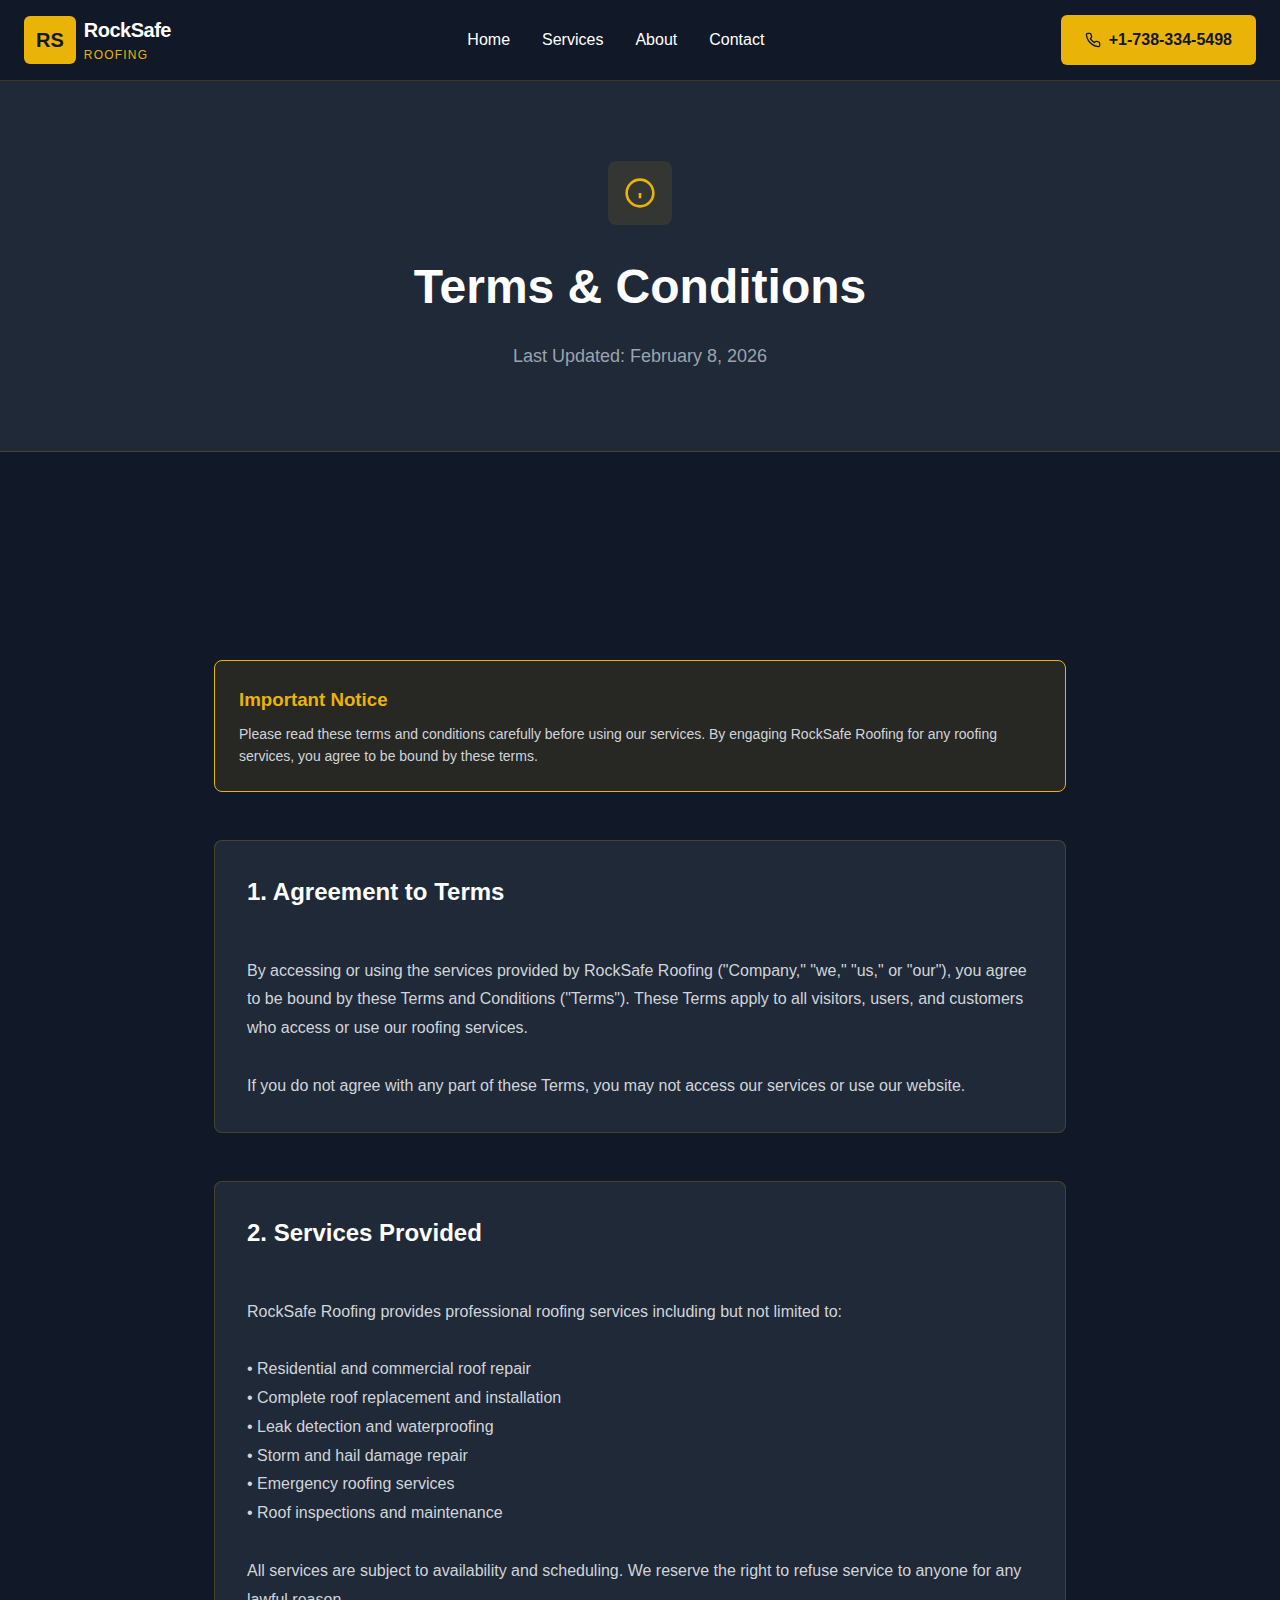
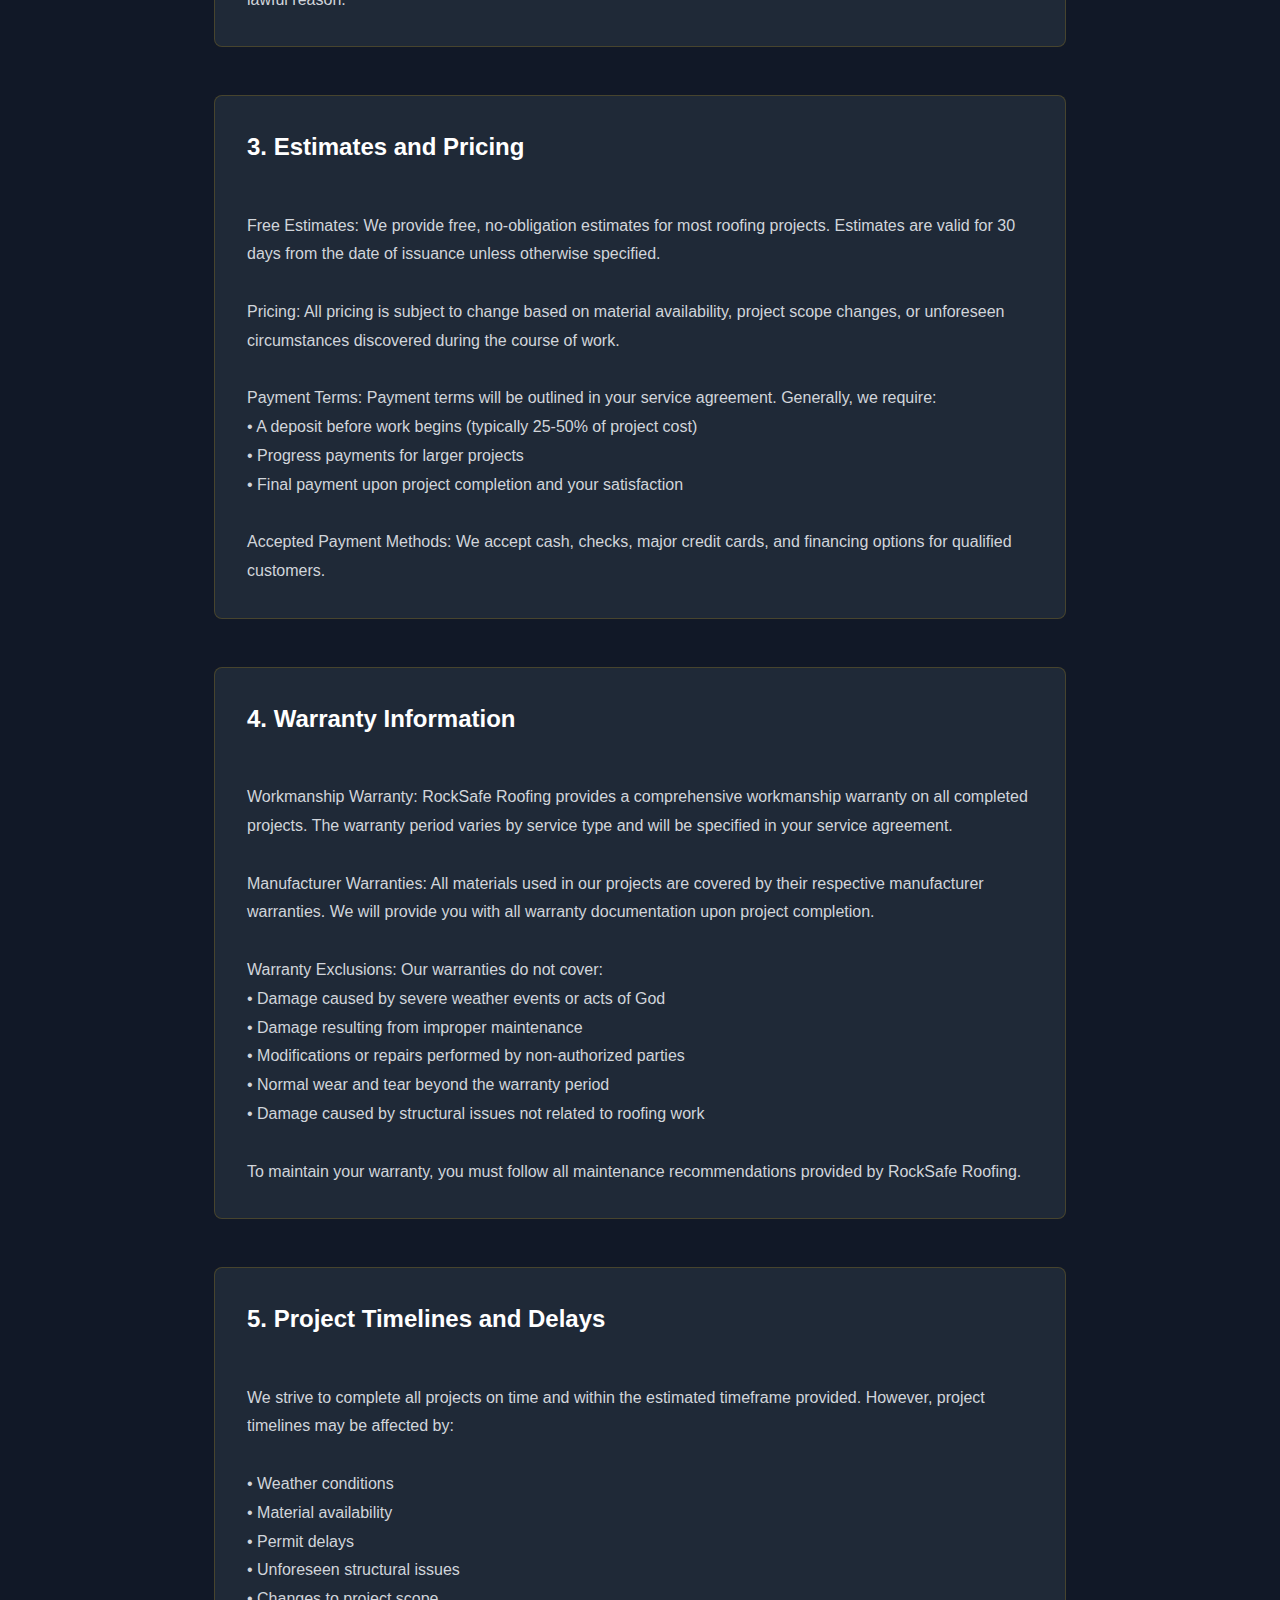
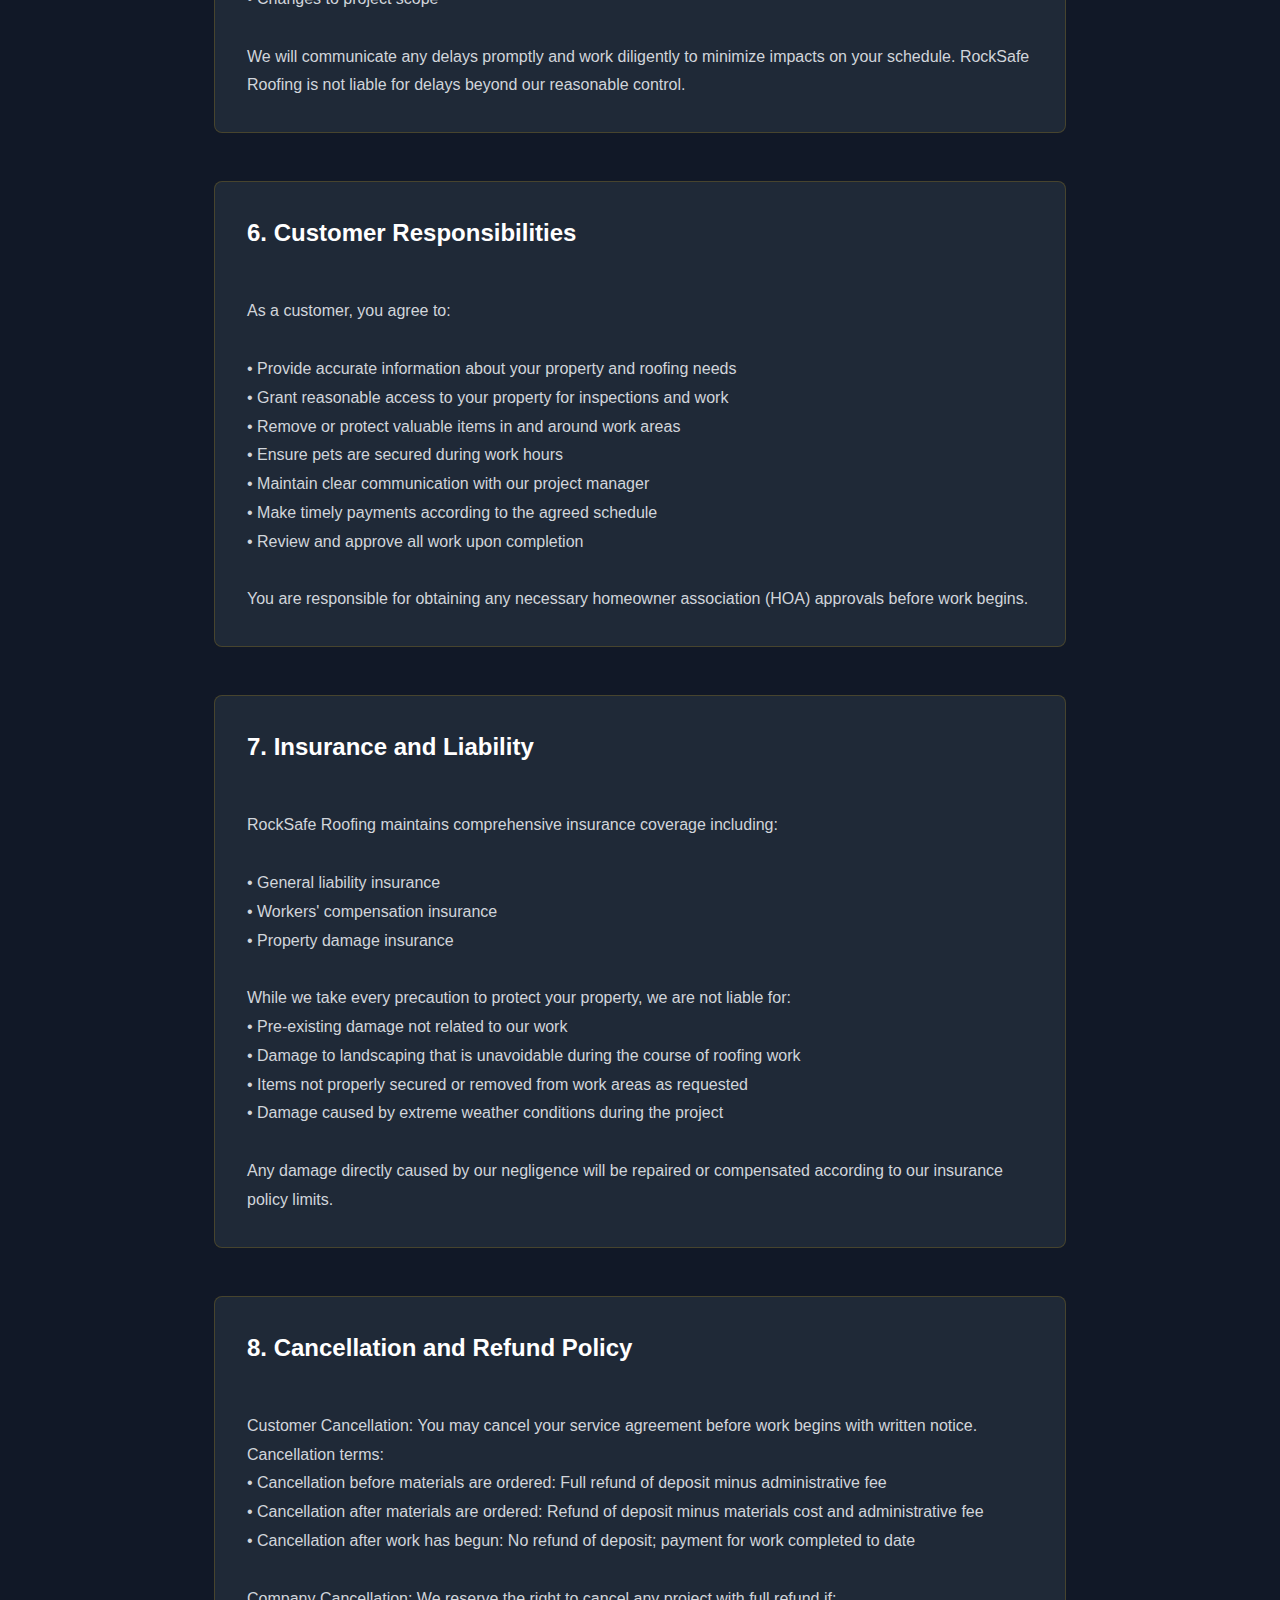
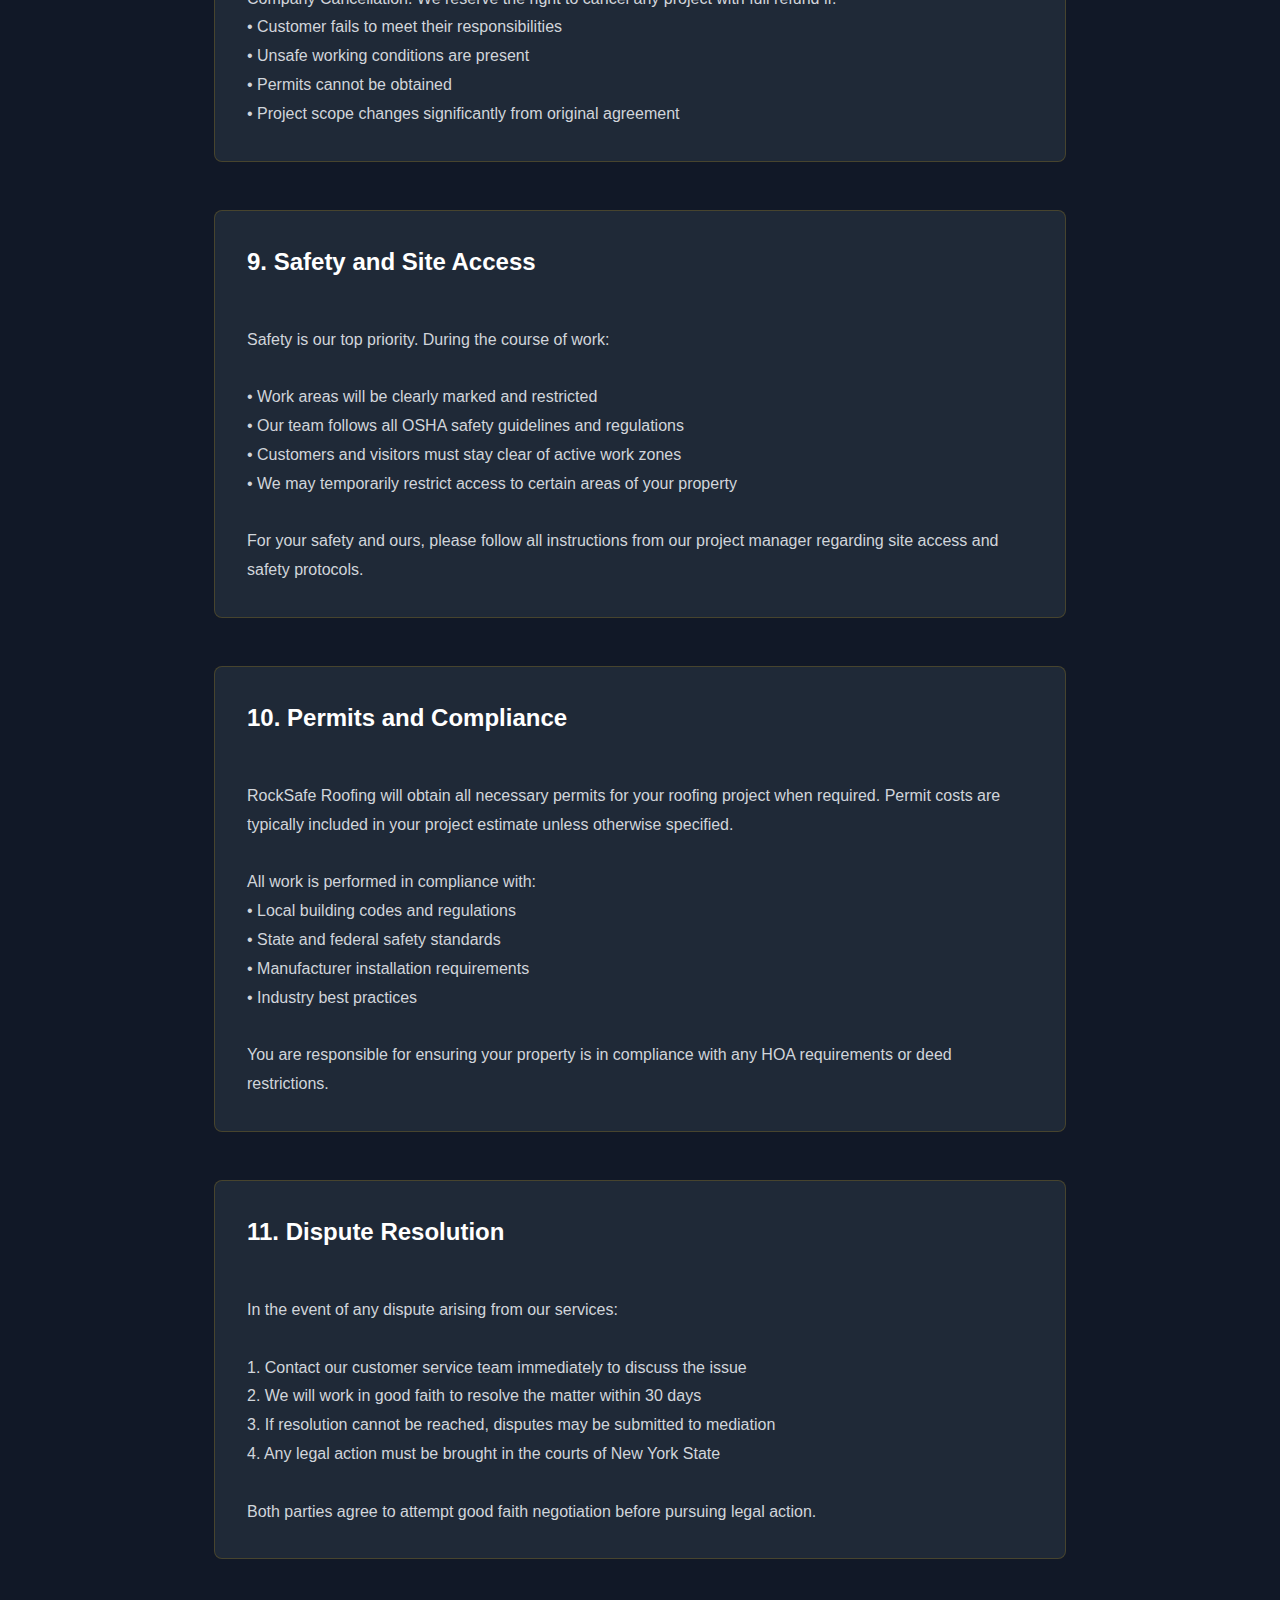
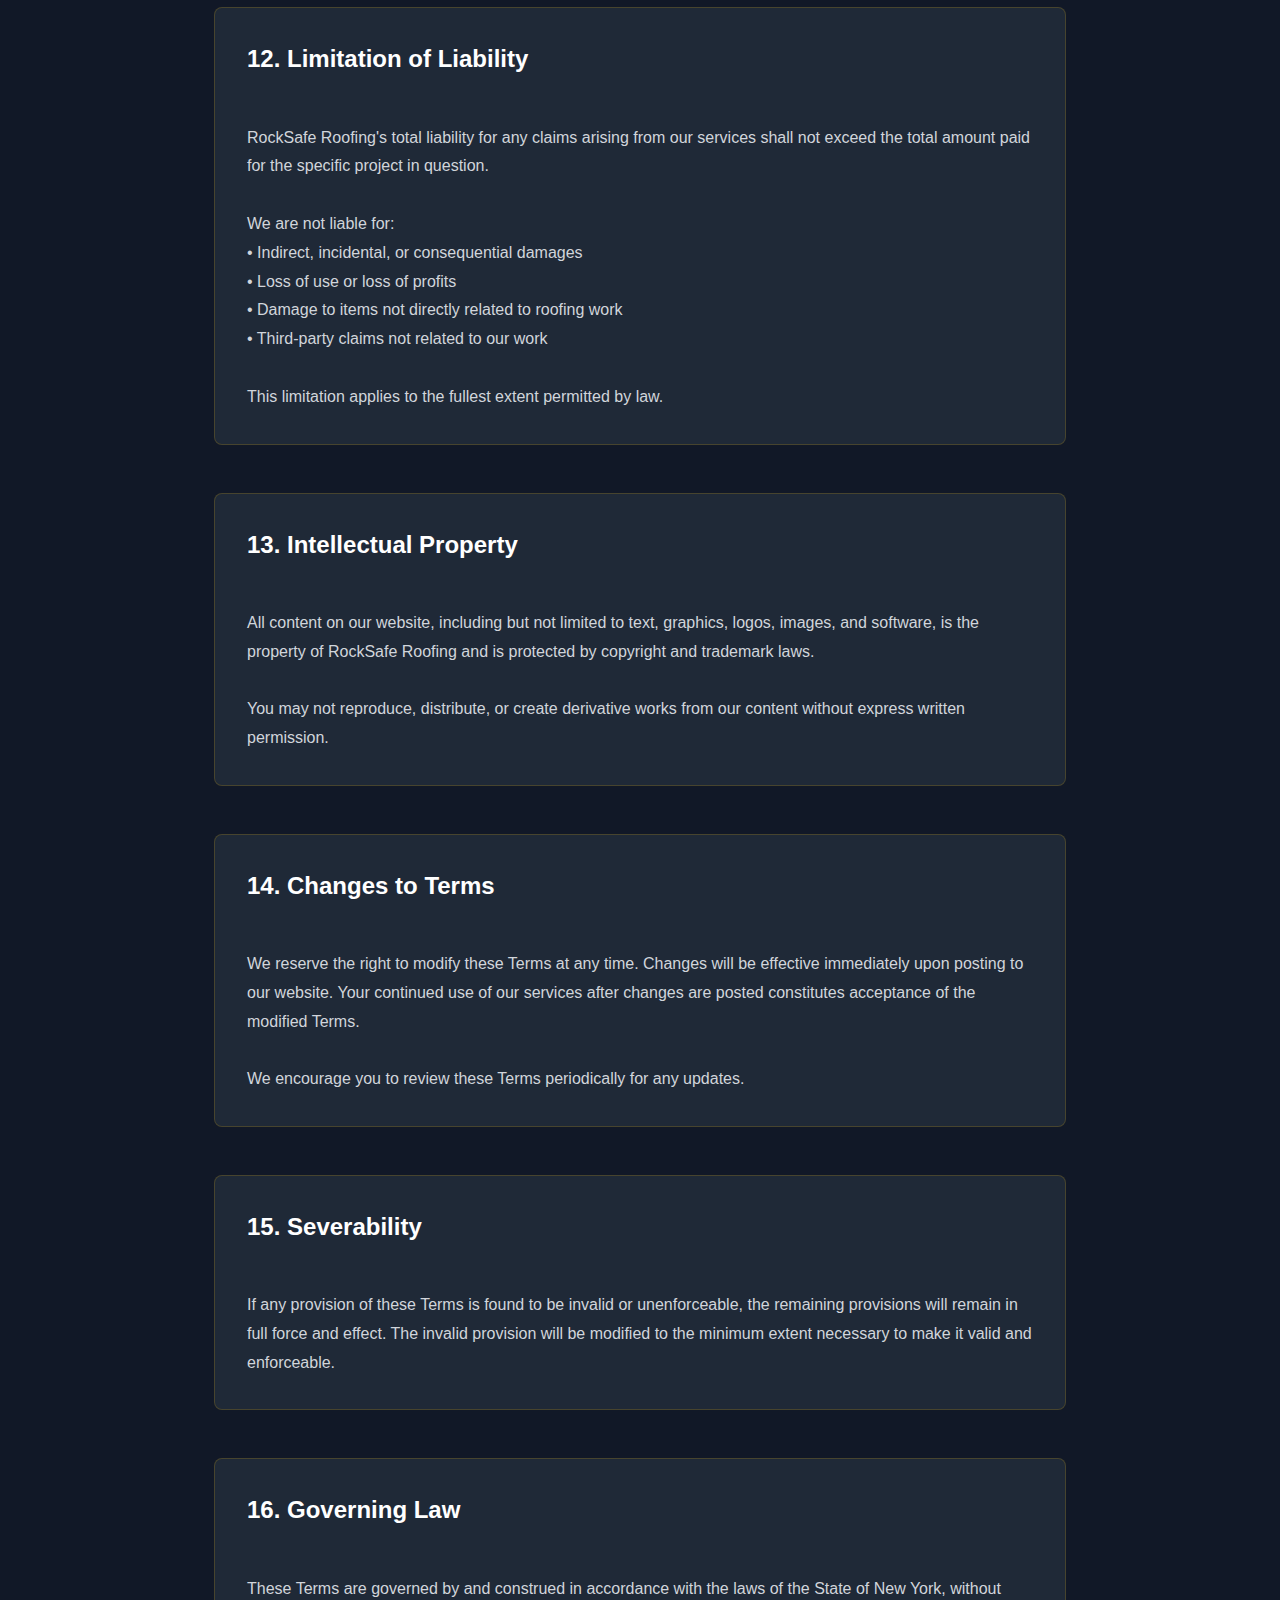
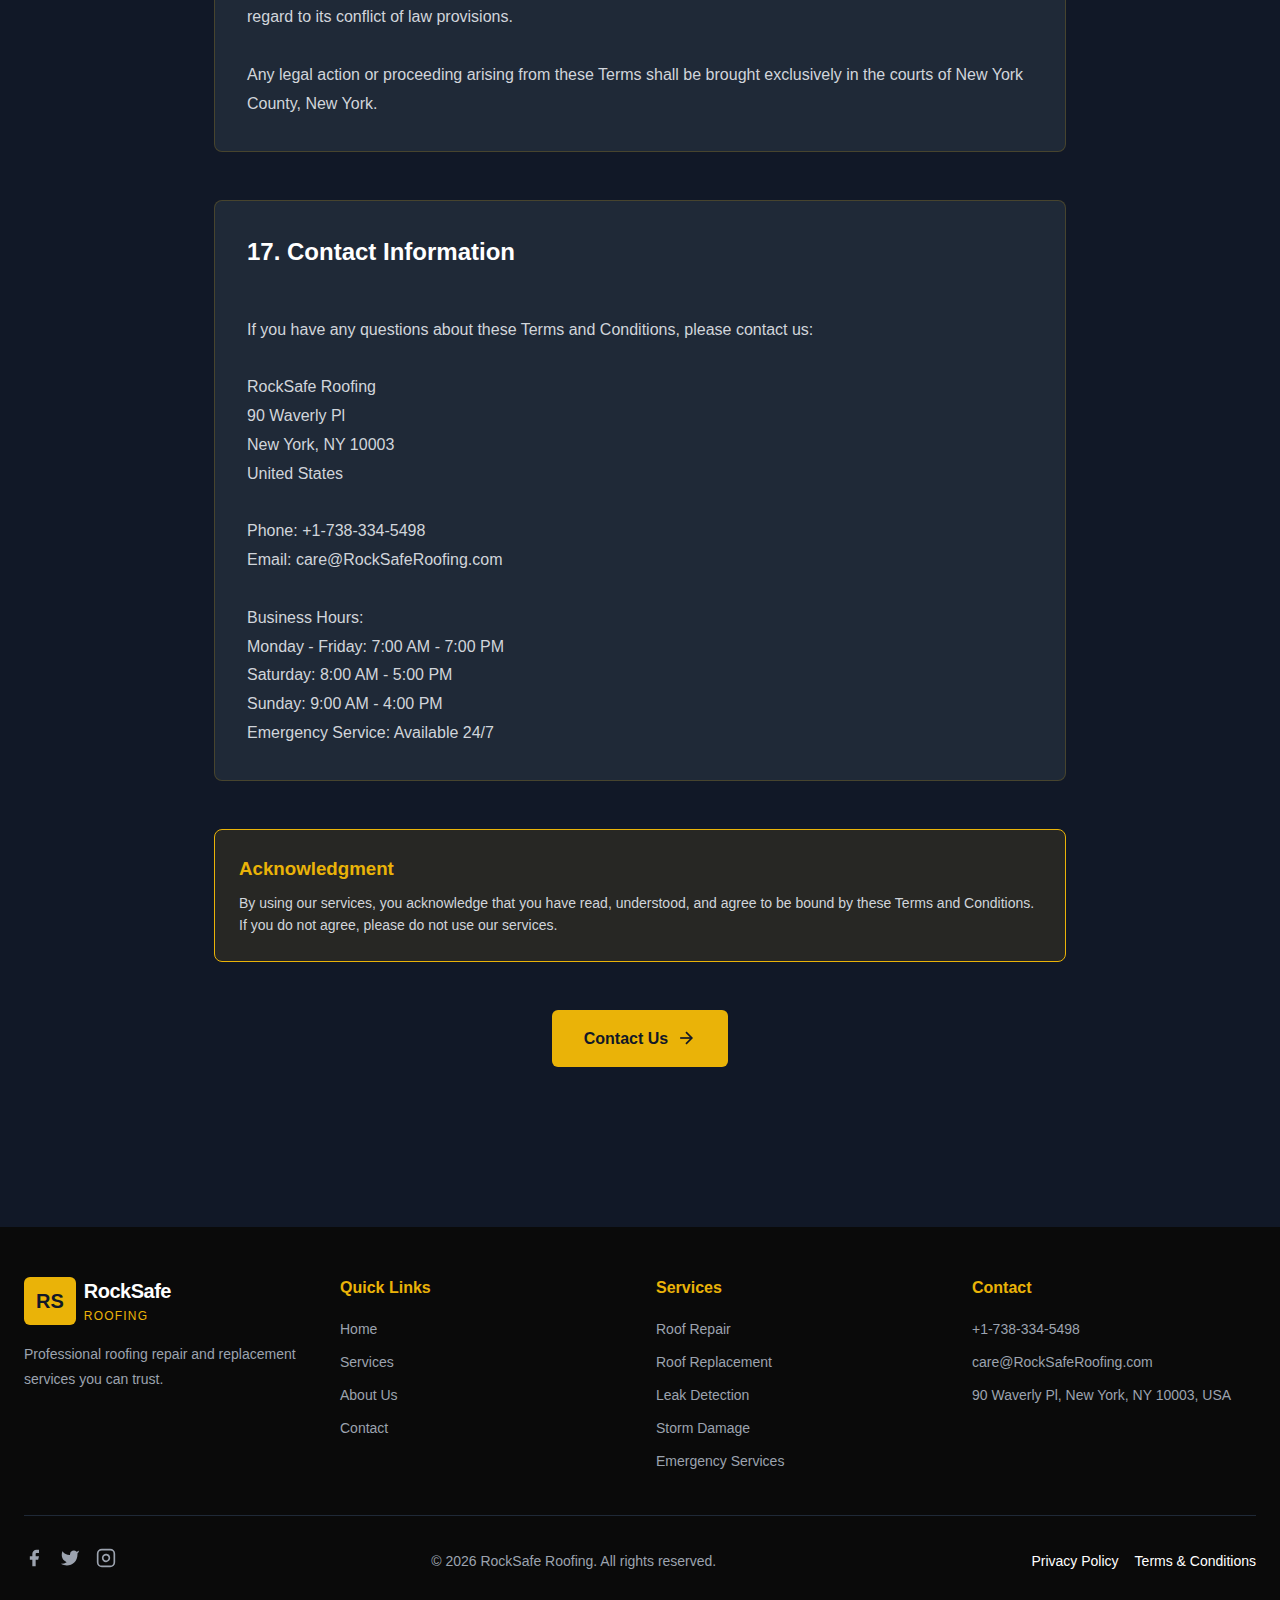
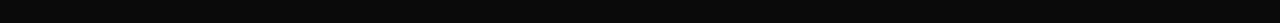
<file: terms.html>
<!DOCTYPE html>
<html lang="en">
<head>
  <meta charset="UTF-8">
  <meta name="viewport" content="width=device-width, initial-scale=1.0">
  <meta name="description" content="Terms and Conditions for RockSafe Roofing services. Read our service terms, warranties, and policies.">
  <title>Terms & Conditions - RockSafe Roofing</title>
  <link rel="stylesheet" href="styles.css">
</head>
<body>
  <!-- Header -->
  <header class="header">
    <div class="header-container">
      <a href="index.html" class="logo">
        <div class="logo-icon">RS</div>
        <div class="logo-text">
          <div class="logo-main">RockSafe</div>
          <div class="logo-sub">ROOFING</div>
        </div>
      </a>

      <nav class="nav-desktop">
        <a href="index.html">Home</a>
        <a href="services.html">Services</a>
        <a href="about.html">About</a>
        <a href="contact.html">Contact</a>
      </nav>

      <a href="tel:+17383345498" class="cta-phone">
        <svg width="16" height="16" viewBox="0 0 24 24" fill="none" stroke="currentColor" stroke-width="2">
          <path d="M22 16.92v3a2 2 0 0 1-2.18 2 19.79 19.79 0 0 1-8.63-3.07 19.5 19.5 0 0 1-6-6 19.79 19.79 0 0 1-3.07-8.67A2 2 0 0 1 4.11 2h3a2 2 0 0 1 2 1.72 12.84 12.84 0 0 0 .7 2.81 2 2 0 0 1-.45 2.11L8.09 9.91a16 16 0 0 0 6 6l1.27-1.27a2 2 0 0 1 2.11-.45 12.84 12.84 0 0 0 2.81.7A2 2 0 0 1 22 16.92z"></path>
        </svg>
        <span>+1-738-334-5498</span>
      </a>

      <button class="mobile-menu-btn" id="mobile-menu-btn" aria-label="Toggle menu">
        <svg id="menu-icon" width="24" height="24" viewBox="0 0 24 24" fill="none" stroke="currentColor" stroke-width="2">
          <line x1="3" y1="12" x2="21" y2="12"></line>
          <line x1="3" y1="6" x2="21" y2="6"></line>
          <line x1="3" y1="18" x2="21" y2="18"></line>
        </svg>
        <svg id="close-icon" style="display: none;" width="24" height="24" viewBox="0 0 24 24" fill="none" stroke="currentColor" stroke-width="2">
          <line x1="18" y1="6" x2="6" y2="18"></line>
          <line x1="6" y1="6" x2="18" y2="18"></line>
        </svg>
      </button>
    </div>

    <div class="mobile-menu" id="mobile-menu">
      <div class="header-container" style="flex-direction: column; height: auto; gap: 0;">
        <a href="index.html">Home</a>
        <a href="services.html">Services</a>
        <a href="about.html">About</a>
        <a href="contact.html">Contact</a>
        <a href="tel:+17383345498" class="cta-phone">
          <svg width="16" height="16" viewBox="0 0 24 24" fill="none" stroke="currentColor" stroke-width="2">
            <path d="M22 16.92v3a2 2 0 0 1-2.18 2 19.79 19.79 0 0 1-8.63-3.07 19.5 19.5 0 0 1-6-6 19.79 19.79 0 0 1-3.07-8.67A2 2 0 0 1 4.11 2h3a2 2 0 0 1 2 1.72 12.84 12.84 0 0 0 .7 2.81 2 2 0 0 1-.45 2.11L8.09 9.91a16 16 0 0 0 6 6l1.27-1.27a2 2 0 0 1 2.11-.45 12.84 12.84 0 0 0 2.81.7A2 2 0 0 1 22 16.92z"></path>
          </svg>
          <span>+1-738-334-5498</span>
        </a>
      </div>
    </div>
  </header>

  <main>
    <!-- Hero Section -->
    <section class="content-hero">
      <div class="container">
        <div class="content-icon">
          <svg width="32" height="32" viewBox="0 0 24 24" fill="none" stroke="currentColor" stroke-width="2">
            <circle cx="12" cy="12" r="10"></circle>
            <path d="M12 16v-4"></path>
            <path d="M12 8h.01"></path>
          </svg>
        </div>
        <h1 style="font-size: 3rem; margin-bottom: 1rem; color: var(--white);">Terms & Conditions</h1>
        <p style="color: var(--gray-400); font-size: 1.125rem;">Last Updated: February 8, 2026</p>
      </div>
    </section>

    <!-- Content Sections -->
    <section class="section section-dark">
      <div class="content-container">
        <div class="notice-box">
          <h3>Important Notice</h3>
          <p>Please read these terms and conditions carefully before using our services. By engaging RockSafe Roofing for any roofing services, you agree to be bound by these terms.</p>
        </div>

        <div class="content-section">
          <h2>1. Agreement to Terms</h2>
          <p>
By accessing or using the services provided by RockSafe Roofing ("Company," "we," "us," or "our"), you agree to be bound by these Terms and Conditions ("Terms"). These Terms apply to all visitors, users, and customers who access or use our roofing services.

If you do not agree with any part of these Terms, you may not access our services or use our website.
          </p>
        </div>

        <div class="content-section">
          <h2>2. Services Provided</h2>
          <p>
RockSafe Roofing provides professional roofing services including but not limited to:

• Residential and commercial roof repair
• Complete roof replacement and installation
• Leak detection and waterproofing
• Storm and hail damage repair
• Emergency roofing services
• Roof inspections and maintenance

All services are subject to availability and scheduling. We reserve the right to refuse service to anyone for any lawful reason.
          </p>
        </div>

        <div class="content-section">
          <h2>3. Estimates and Pricing</h2>
          <p>
Free Estimates: We provide free, no-obligation estimates for most roofing projects. Estimates are valid for 30 days from the date of issuance unless otherwise specified.

Pricing: All pricing is subject to change based on material availability, project scope changes, or unforeseen circumstances discovered during the course of work.

Payment Terms: Payment terms will be outlined in your service agreement. Generally, we require:
• A deposit before work begins (typically 25-50% of project cost)
• Progress payments for larger projects
• Final payment upon project completion and your satisfaction

Accepted Payment Methods: We accept cash, checks, major credit cards, and financing options for qualified customers.
          </p>
        </div>

        <div class="content-section">
          <h2>4. Warranty Information</h2>
          <p>
Workmanship Warranty: RockSafe Roofing provides a comprehensive workmanship warranty on all completed projects. The warranty period varies by service type and will be specified in your service agreement.

Manufacturer Warranties: All materials used in our projects are covered by their respective manufacturer warranties. We will provide you with all warranty documentation upon project completion.

Warranty Exclusions: Our warranties do not cover:
• Damage caused by severe weather events or acts of God
• Damage resulting from improper maintenance
• Modifications or repairs performed by non-authorized parties
• Normal wear and tear beyond the warranty period
• Damage caused by structural issues not related to roofing work

To maintain your warranty, you must follow all maintenance recommendations provided by RockSafe Roofing.
          </p>
        </div>

        <div class="content-section">
          <h2>5. Project Timelines and Delays</h2>
          <p>
We strive to complete all projects on time and within the estimated timeframe provided. However, project timelines may be affected by:

• Weather conditions
• Material availability
• Permit delays
• Unforeseen structural issues
• Changes to project scope

We will communicate any delays promptly and work diligently to minimize impacts on your schedule. RockSafe Roofing is not liable for delays beyond our reasonable control.
          </p>
        </div>

        <div class="content-section">
          <h2>6. Customer Responsibilities</h2>
          <p>
As a customer, you agree to:

• Provide accurate information about your property and roofing needs
• Grant reasonable access to your property for inspections and work
• Remove or protect valuable items in and around work areas
• Ensure pets are secured during work hours
• Maintain clear communication with our project manager
• Make timely payments according to the agreed schedule
• Review and approve all work upon completion

You are responsible for obtaining any necessary homeowner association (HOA) approvals before work begins.
          </p>
        </div>

        <div class="content-section">
          <h2>7. Insurance and Liability</h2>
          <p>
RockSafe Roofing maintains comprehensive insurance coverage including:

• General liability insurance
• Workers' compensation insurance
• Property damage insurance

While we take every precaution to protect your property, we are not liable for:
• Pre-existing damage not related to our work
• Damage to landscaping that is unavoidable during the course of roofing work
• Items not properly secured or removed from work areas as requested
• Damage caused by extreme weather conditions during the project

Any damage directly caused by our negligence will be repaired or compensated according to our insurance policy limits.
          </p>
        </div>

        <div class="content-section">
          <h2>8. Cancellation and Refund Policy</h2>
          <p>
Customer Cancellation: You may cancel your service agreement before work begins with written notice. Cancellation terms:
• Cancellation before materials are ordered: Full refund of deposit minus administrative fee
• Cancellation after materials are ordered: Refund of deposit minus materials cost and administrative fee
• Cancellation after work has begun: No refund of deposit; payment for work completed to date

Company Cancellation: We reserve the right to cancel any project with full refund if:
• Customer fails to meet their responsibilities
• Unsafe working conditions are present
• Permits cannot be obtained
• Project scope changes significantly from original agreement
          </p>
        </div>

        <div class="content-section">
          <h2>9. Safety and Site Access</h2>
          <p>
Safety is our top priority. During the course of work:

• Work areas will be clearly marked and restricted
• Our team follows all OSHA safety guidelines and regulations
• Customers and visitors must stay clear of active work zones
• We may temporarily restrict access to certain areas of your property

For your safety and ours, please follow all instructions from our project manager regarding site access and safety protocols.
          </p>
        </div>

        <div class="content-section">
          <h2>10. Permits and Compliance</h2>
          <p>
RockSafe Roofing will obtain all necessary permits for your roofing project when required. Permit costs are typically included in your project estimate unless otherwise specified.

All work is performed in compliance with:
• Local building codes and regulations
• State and federal safety standards
• Manufacturer installation requirements
• Industry best practices

You are responsible for ensuring your property is in compliance with any HOA requirements or deed restrictions.
          </p>
        </div>

        <div class="content-section">
          <h2>11. Dispute Resolution</h2>
          <p>
In the event of any dispute arising from our services:

1. Contact our customer service team immediately to discuss the issue
2. We will work in good faith to resolve the matter within 30 days
3. If resolution cannot be reached, disputes may be submitted to mediation
4. Any legal action must be brought in the courts of New York State

Both parties agree to attempt good faith negotiation before pursuing legal action.
          </p>
        </div>

        <div class="content-section">
          <h2>12. Limitation of Liability</h2>
          <p>
RockSafe Roofing's total liability for any claims arising from our services shall not exceed the total amount paid for the specific project in question.

We are not liable for:
• Indirect, incidental, or consequential damages
• Loss of use or loss of profits
• Damage to items not directly related to roofing work
• Third-party claims not related to our work

This limitation applies to the fullest extent permitted by law.
          </p>
        </div>

        <div class="content-section">
          <h2>13. Intellectual Property</h2>
          <p>
All content on our website, including but not limited to text, graphics, logos, images, and software, is the property of RockSafe Roofing and is protected by copyright and trademark laws.

You may not reproduce, distribute, or create derivative works from our content without express written permission.
          </p>
        </div>

        <div class="content-section">
          <h2>14. Changes to Terms</h2>
          <p>
We reserve the right to modify these Terms at any time. Changes will be effective immediately upon posting to our website. Your continued use of our services after changes are posted constitutes acceptance of the modified Terms.

We encourage you to review these Terms periodically for any updates.
          </p>
        </div>

        <div class="content-section">
          <h2>15. Severability</h2>
          <p>
If any provision of these Terms is found to be invalid or unenforceable, the remaining provisions will remain in full force and effect. The invalid provision will be modified to the minimum extent necessary to make it valid and enforceable.
          </p>
        </div>

        <div class="content-section">
          <h2>16. Governing Law</h2>
          <p>
These Terms are governed by and construed in accordance with the laws of the State of New York, without regard to its conflict of law provisions.

Any legal action or proceeding arising from these Terms shall be brought exclusively in the courts of New York County, New York.
          </p>
        </div>

        <div class="content-section">
          <h2>17. Contact Information</h2>
          <p>
If you have any questions about these Terms and Conditions, please contact us:

RockSafe Roofing
90 Waverly Pl
New York, NY 10003
United States

Phone: +1-738-334-5498
Email: care@RockSafeRoofing.com

Business Hours:
Monday - Friday: 7:00 AM - 7:00 PM
Saturday: 8:00 AM - 5:00 PM
Sunday: 9:00 AM - 4:00 PM
Emergency Service: Available 24/7
          </p>
        </div>

        <div class="notice-box" style="margin-top: 3rem;">
          <h3>Acknowledgment</h3>
          <p>By using our services, you acknowledge that you have read, understood, and agree to be bound by these Terms and Conditions. If you do not agree, please do not use our services.</p>
        </div>

        <div class="text-center" style="margin-top: 3rem;">
          <a href="contact.html" class="btn btn-primary">
            <span>Contact Us</span>
            <svg width="20" height="20" viewBox="0 0 24 24" fill="none" stroke="currentColor" stroke-width="2">
              <line x1="5" y1="12" x2="19" y2="12"></line>
              <polyline points="12 5 19 12 12 19"></polyline>
            </svg>
          </a>
        </div>
      </div>
    </section>
  </main>

  <!-- Footer -->
  <footer class="footer">
    <div class="footer-container">
      <div class="footer-grid">
        <div class="footer-column">
          <div class="logo" style="margin-bottom: 1rem;">
            <div class="logo-icon">RS</div>
            <div class="logo-text">
              <div class="logo-main">RockSafe</div>
              <div class="logo-sub">ROOFING</div>
            </div>
          </div>
          <p>Professional roofing repair and replacement services you can trust.</p>
        </div>

        <div class="footer-column">
          <h3>Quick Links</h3>
          <ul>
            <li><a href="index.html">Home</a></li>
            <li><a href="services.html">Services</a></li>
            <li><a href="about.html">About Us</a></li>
            <li><a href="contact.html">Contact</a></li>
          </ul>
        </div>

        <div class="footer-column">
          <h3>Services</h3>
          <ul>
            <li>Roof Repair</li>
            <li>Roof Replacement</li>
            <li>Leak Detection</li>
            <li>Storm Damage</li>
            <li>Emergency Services</li>
          </ul>
        </div>

        <div class="footer-column">
          <h3>Contact</h3>
          <ul>
            <li><a href="tel:+17383345498">+1-738-334-5498</a></li>
            <li><a href="mailto:care@RockSafeRoofing.com">care@RockSafeRoofing.com</a></li>
            <li>90 Waverly Pl, New York, NY 10003, USA</li>
          </ul>
        </div>
      </div>

      <div class="footer-bottom">
        <div class="social-links">
          <a href="#" aria-label="Facebook">
            <svg width="20" height="20" viewBox="0 0 24 24" fill="currentColor">
              <path d="M18 2h-3a5 5 0 0 0-5 5v3H7v4h3v8h4v-8h3l1-4h-4V7a1 1 0 0 1 1-1h3z"></path>
            </svg>
          </a>
          <a href="#" aria-label="Twitter">
            <svg width="20" height="20" viewBox="0 0 24 24" fill="currentColor">
              <path d="M23 3a10.9 10.9 0 0 1-3.14 1.53 4.48 4.48 0 0 0-7.86 3v1A10.66 10.66 0 0 1 3 4s-4 9 5 13a11.64 11.64 0 0 1-7 2c9 5 20 0 20-11.5a4.5 4.5 0 0 0-.08-.83A7.72 7.72 0 0 0 23 3z"></path>
            </svg>
          </a>
          <a href="#" aria-label="Instagram">
            <svg width="20" height="20" viewBox="0 0 24 24" fill="none" stroke="currentColor" stroke-width="2">
              <rect x="2" y="2" width="20" height="20" rx="5" ry="5"></rect>
              <path d="M16 11.37A4 4 0 1 1 12.63 8 4 4 0 0 1 16 11.37z"></path>
              <line x1="17.5" y1="6.5" x2="17.51" y2="6.5"></line>
            </svg>
          </a>
        </div>

        <div class="copyright">© <span id="current-year">2026</span> RockSafe Roofing. All rights reserved.</div>

        <div class="footer-links">
          <a href="privacy.html">Privacy Policy</a>
          <a href="terms.html">Terms & Conditions</a>
        </div>
      </div>
    </div>
  </footer>

  <script src="script.js"></script>
</body>
</html>
</file>
<file: styles.css>
/* RockSafe Roofing - Main Stylesheet */

/* Reset and Base Styles */
* {
  margin: 0;
  padding: 0;
  box-sizing: border-box;
}

:root {
  --gray-900: #111827;
  --gray-800: #1f2937;
  --gray-700: #374151;
  --gray-600: #4b5563;
  --gray-500: #6b7280;
  --gray-400: #9ca3af;
  --gray-300: #d1d5db;
  --gray-200: #e5e7eb;
  --gray-100: #f3f4f6;
  --yellow-500: #eab308;
  --yellow-400: #facc15;
  --white: #ffffff;
  --green-500: #10b981;
}

body {
  font-family: -apple-system, BlinkMacSystemFont, 'Segoe UI', Roboto, 'Helvetica Neue', Arial, sans-serif;
  line-height: 1.6;
  color: var(--gray-100);
  background-color: var(--gray-900);
}

.container {
  max-width: 1280px;
  margin: 0 auto;
  padding: 0 1rem;
}

img {
  max-width: 100%;
  height: auto;
  display: block;
}

a {
  text-decoration: none;
  color: inherit;
}

/* Header Styles */
.header {
  background-color: var(--gray-900);
  border-bottom: 1px solid rgba(234, 179, 8, 0.2);
  position: sticky;
  top: 0;
  z-index: 1000;
}

.header-container {
  max-width: 1280px;
  margin: 0 auto;
  padding: 0 1.5rem;
  display: flex;
  justify-content: space-between;
  align-items: center;
  height: 80px;
}

.logo {
  display: flex;
  align-items: center;
  gap: 0.5rem;
}

.logo-icon {
  background-color: var(--yellow-500);
  color: var(--gray-900);
  padding: 0.5rem 0.75rem;
  border-radius: 0.375rem;
  font-weight: 800;
  font-size: 1.25rem;
}

.logo-text {
  display: flex;
  flex-direction: column;
}

.logo-main {
  font-weight: 800;
  font-size: 1.25rem;
  letter-spacing: -0.025em;
  color: var(--white);
}

.logo-sub {
  color: var(--yellow-500);
  font-size: 0.75rem;
  letter-spacing: 0.1em;
}

.nav-desktop {
  display: none;
  align-items: center;
  gap: 2rem;
}

.nav-desktop a {
  color: var(--white);
  transition: color 0.3s;
  font-weight: 500;
}

.nav-desktop a:hover,
.nav-desktop a.active {
  color: var(--yellow-500);
}

.cta-phone {
  display: none;
  align-items: center;
  gap: 0.5rem;
  background-color: var(--yellow-500);
  color: var(--gray-900);
  padding: 0.75rem 1.5rem;
  border-radius: 0.375rem;
  font-weight: 600;
  transition: background-color 0.3s;
}

.cta-phone:hover {
  background-color: var(--yellow-400);
}

.mobile-menu-btn {
  background: none;
  border: none;
  color: var(--white);
  cursor: pointer;
  padding: 0.5rem;
}

.mobile-menu-btn svg {
  width: 24px;
  height: 24px;
}

.mobile-menu {
  display: none;
  padding: 1rem 0;
  border-top: 1px solid rgba(234, 179, 8, 0.2);
}

.mobile-menu.active {
  display: block;
}

.mobile-menu a {
  display: block;
  padding: 0.75rem 0;
  color: var(--white);
  transition: color 0.3s;
}

.mobile-menu a:hover,
.mobile-menu a.active {
  color: var(--yellow-500);
}

.mobile-menu .cta-phone {
  display: flex;
  justify-content: center;
  margin-top: 1rem;
}

/* Footer Styles */
.footer {
  background-color: #0a0a0a;
  color: var(--white);
  padding: 3rem 0;
}

.footer-container {
  max-width: 1280px;
  margin: 0 auto;
  padding: 0 1.5rem;
}

.footer-grid {
  display: grid;
  grid-template-columns: 1fr;
  gap: 2rem;
  margin-bottom: 2rem;
}

.footer-column h3 {
  color: var(--yellow-500);
  margin-bottom: 1rem;
  font-size: 1rem;
}

.footer-column p,
.footer-column li {
  color: var(--gray-400);
  font-size: 0.875rem;
  line-height: 1.8;
}

.footer-column ul {
  list-style: none;
}

.footer-column ul li {
  margin-bottom: 0.5rem;
}

.footer-column a {
  color: var(--gray-400);
  transition: color 0.3s;
}

.footer-column a:hover {
  color: var(--yellow-500);
}

.footer-bottom {
  border-top: 1px solid var(--gray-800);
  padding-top: 2rem;
  display: flex;
  flex-direction: column;
  align-items: center;
  gap: 1rem;
}

.social-links {
  display: flex;
  gap: 1rem;
}

.social-links a {
  color: var(--gray-400);
  transition: color 0.3s;
}

.social-links a:hover {
  color: var(--yellow-500);
}

.footer-links {
  display: flex;
  gap: 1rem;
  font-size: 0.875rem;
}

.copyright {
  color: var(--gray-400);
  font-size: 0.875rem;
  text-align: center;
}

/* Hero Section */
.hero {
  position: relative;
  min-height: 600px;
  display: flex;
  align-items: center;
  justify-content: center;
  overflow: hidden;
  color: var(--white);
}

.hero-bg {
  position: absolute;
  inset: 0;
  z-index: 0;
}

.hero-bg img {
  width: 100%;
  height: 100%;
  object-fit: cover;
}

.hero-overlay {
  position: absolute;
  inset: 0;
  background: linear-gradient(to right, rgba(17, 24, 39, 0.95), rgba(17, 24, 39, 0.8), rgba(17, 24, 39, 0.7));
}

.hero-content {
  position: relative;
  z-index: 10;
  max-width: 1280px;
  margin: 0 auto;
  padding: 5rem 1.5rem;
}

.hero-badge {
  display: inline-block;
  background-color: var(--yellow-500);
  color: var(--gray-900);
  padding: 0.5rem 1rem;
  border-radius: 0.375rem;
  margin-bottom: 1.5rem;
  text-transform: uppercase;
  letter-spacing: 0.05em;
  font-size: 0.875rem;
  font-weight: 600;
}

.hero h1 {
  font-size: 3rem;
  font-weight: 800;
  line-height: 1.1;
  margin-bottom: 1.5rem;
}

.hero h1 .highlight {
  color: var(--yellow-500);
}

.hero p {
  font-size: 1.25rem;
  color: var(--gray-300);
  margin-bottom: 2rem;
  max-width: 700px;
}

.hero-buttons {
  display: flex;
  flex-direction: column;
  gap: 1rem;
}

/* Button Styles */
.btn {
  display: inline-flex;
  align-items: center;
  justify-content: center;
  gap: 0.5rem;
  padding: 1rem 2rem;
  border-radius: 0.375rem;
  font-weight: 600;
  transition: all 0.3s;
  cursor: pointer;
  border: none;
  font-size: 1rem;
  text-align: center;
}

.btn-primary {
  background-color: var(--yellow-500);
  color: var(--gray-900);
}

.btn-primary:hover {
  background-color: var(--yellow-400);
}

.btn-secondary {
  background-color: transparent;
  color: var(--white);
  border: 2px solid var(--white);
}

.btn-secondary:hover {
  background-color: var(--white);
  color: var(--gray-900);
}

/* Section Styles */
.section {
  padding: 5rem 0;
}

.section-dark {
  background-color: var(--gray-900);
}

.section-darker {
  background-color: var(--gray-800);
}

.section-yellow {
  background-color: var(--yellow-500);
  color: var(--gray-900);
}

.section-header {
  text-align: center;
  margin-bottom: 3rem;
}

.section-badge {
  color: var(--yellow-500);
  text-transform: uppercase;
  letter-spacing: 0.05em;
  font-size: 0.875rem;
  margin-bottom: 1rem;
  font-weight: 600;
}

.section-title {
  font-size: 2.5rem;
  font-weight: 800;
  margin-bottom: 1rem;
  color: var(--white);
}

.section-yellow .section-title {
  color: var(--gray-900);
}

.section-description {
  color: var(--gray-400);
  max-width: 700px;
  margin: 0 auto;
}

.section-yellow .section-description {
  color: var(--gray-800);
}

/* Grid Layouts */
.grid {
  display: grid;
  gap: 2rem;
}

.grid-2 {
  grid-template-columns: 1fr;
}

.grid-3 {
  grid-template-columns: 1fr;
}

.grid-4 {
  grid-template-columns: 1fr;
}

/* Card Styles */
.card {
  background-color: var(--gray-800);
  border: 1px solid rgba(234, 179, 8, 0.2);
  border-radius: 0.5rem;
  padding: 2rem;
  transition: all 0.3s;
}

.card:hover {
  border-color: rgba(234, 179, 8, 0.5);
  transform: scale(1.05);
}

.card-icon {
  background-color: rgba(234, 179, 8, 0.1);
  width: 4rem;
  height: 4rem;
  border-radius: 0.5rem;
  display: flex;
  align-items: center;
  justify-content: center;
  margin-bottom: 1.5rem;
}

.card-icon svg {
  width: 2rem;
  height: 2rem;
  color: var(--yellow-500);
}

.card h3 {
  color: var(--white);
  font-size: 1.25rem;
  margin-bottom: 0.75rem;
}

.card p {
  color: var(--gray-400);
  margin-bottom: 1.5rem;
}

.card-link {
  display: inline-flex;
  align-items: center;
  gap: 0.5rem;
  color: var(--yellow-500);
  transition: color 0.3s;
}

.card-link:hover {
  color: var(--yellow-400);
}

/* Testimonial Card */
.testimonial-card {
  background-color: var(--gray-900);
  border: 1px solid rgba(234, 179, 8, 0.2);
  border-radius: 0.5rem;
  padding: 2rem;
}

.stars {
  display: flex;
  gap: 0.25rem;
  margin-bottom: 1rem;
}

.star {
  color: var(--yellow-500);
  fill: var(--yellow-500);
}

.testimonial-text {
  color: var(--gray-300);
  font-style: italic;
  margin-bottom: 1.5rem;
}

.testimonial-author {
  color: var(--white);
  font-weight: 600;
}

.testimonial-location {
  color: var(--gray-400);
  font-size: 0.875rem;
}

/* Contact Form */
.contact-form {
  background-color: var(--gray-800);
  border: 1px solid rgba(234, 179, 8, 0.2);
  border-radius: 0.5rem;
  padding: 2rem;
}

.form-group {
  margin-bottom: 1.5rem;
}

.form-group label {
  display: block;
  color: var(--white);
  margin-bottom: 0.5rem;
  font-weight: 500;
}

.form-group input,
.form-group textarea {
  width: 100%;
  padding: 0.75rem 1rem;
  background-color: var(--gray-900);
  border: 1px solid var(--gray-700);
  border-radius: 0.375rem;
  color: var(--white);
  font-size: 1rem;
  transition: border-color 0.3s;
}

.form-group input:focus,
.form-group textarea:focus {
  outline: none;
  border-color: var(--yellow-500);
}

.form-group textarea {
  resize: vertical;
  min-height: 120px;
}

.success-message {
  background-color: rgba(16, 185, 129, 0.1);
  border: 1px solid var(--green-500);
  color: var(--green-500);
  padding: 1rem;
  border-radius: 0.5rem;
  margin-bottom: 1.5rem;
}

.success-message.hidden {
  display: none;
}

/* Contact Info */
.contact-info-item {
  display: flex;
  gap: 1rem;
  margin-bottom: 1.5rem;
}

.contact-icon {
  background-color: var(--yellow-500);
  width: 3rem;
  height: 3rem;
  border-radius: 0.5rem;
  display: flex;
  align-items: center;
  justify-content: center;
  flex-shrink: 0;
}

.contact-icon svg {
  width: 1.5rem;
  height: 1.5rem;
  color: var(--gray-900);
}

.contact-details h3 {
  color: var(--white);
  margin-bottom: 0.5rem;
}

.contact-details a {
  color: var(--gray-300);
  font-size: 1.125rem;
  transition: color 0.3s;
}

.contact-details a:hover {
  color: var(--yellow-500);
}

.contact-details p {
  color: var(--gray-400);
  font-size: 0.875rem;
  margin-top: 0.25rem;
}

/* Terms and Privacy Content */
.content-container {
  max-width: 900px;
  margin: 0 auto;
  padding: 5rem 1.5rem;
}

.content-hero {
  background-color: var(--gray-800);
  border-bottom: 1px solid rgba(234, 179, 8, 0.2);
  padding: 5rem 0;
  text-align: center;
}

.content-icon {
  background-color: rgba(234, 179, 8, 0.1);
  width: 4rem;
  height: 4rem;
  border-radius: 0.5rem;
  display: flex;
  align-items: center;
  justify-content: center;
  margin: 0 auto 1.5rem;
}

.content-icon svg {
  width: 2rem;
  height: 2rem;
  color: var(--yellow-500);
}

.content-section {
  background-color: var(--gray-800);
  border: 1px solid rgba(234, 179, 8, 0.2);
  border-radius: 0.5rem;
  padding: 2rem;
  margin-bottom: 3rem;
}

.content-section h2 {
  color: var(--white);
  font-size: 1.5rem;
  margin-bottom: 1rem;
}

.content-section p,
.content-section ul,
.content-section li {
  color: var(--gray-300);
  line-height: 1.8;
  white-space: pre-line;
}

.notice-box {
  background-color: rgba(234, 179, 8, 0.1);
  border: 1px solid var(--yellow-500);
  border-radius: 0.5rem;
  padding: 1.5rem;
  margin: 3rem 0;
}

.notice-box h3 {
  color: var(--yellow-500);
  margin-bottom: 0.5rem;
}

.notice-box p {
  color: var(--gray-300);
  font-size: 0.875rem;
}

/* Map */
.map-container {
  border-radius: 0.5rem;
  overflow: hidden;
  border: 1px solid rgba(234, 179, 8, 0.2);
}

.map-container iframe {
  width: 100%;
  height: 450px;
  border: none;
}

/* Utility Classes */
.text-center {
  text-align: center;
}

.mb-8 {
  margin-bottom: 2rem;
}

.mt-8 {
  margin-top: 2rem;
}

.hidden {
  display: none;
}

/* Responsive Design */
@media (min-width: 640px) {
  .hero-buttons {
    flex-direction: row;
  }
}

@media (min-width: 768px) {
  .mobile-menu-btn {
    display: none;
  }
  
  .nav-desktop {
    display: flex;
  }
  
  .cta-phone {
    display: flex;
  }
  
  .grid-2 {
    grid-template-columns: repeat(2, 1fr);
  }
  
  .footer-grid {
    grid-template-columns: repeat(2, 1fr);
  }
  
  .footer-bottom {
    flex-direction: row;
    justify-content: space-between;
  }
  
  .hero h1 {
    font-size: 4rem;
  }
}

@media (min-width: 1024px) {
  .grid-3 {
    grid-template-columns: repeat(3, 1fr);
  }
  
  .grid-4 {
    grid-template-columns: repeat(4, 1fr);
  }
  
  .footer-grid {
    grid-template-columns: repeat(4, 1fr);
  }
  
  .hero h1 {
    font-size: 4.5rem;
  }
}
</file>
